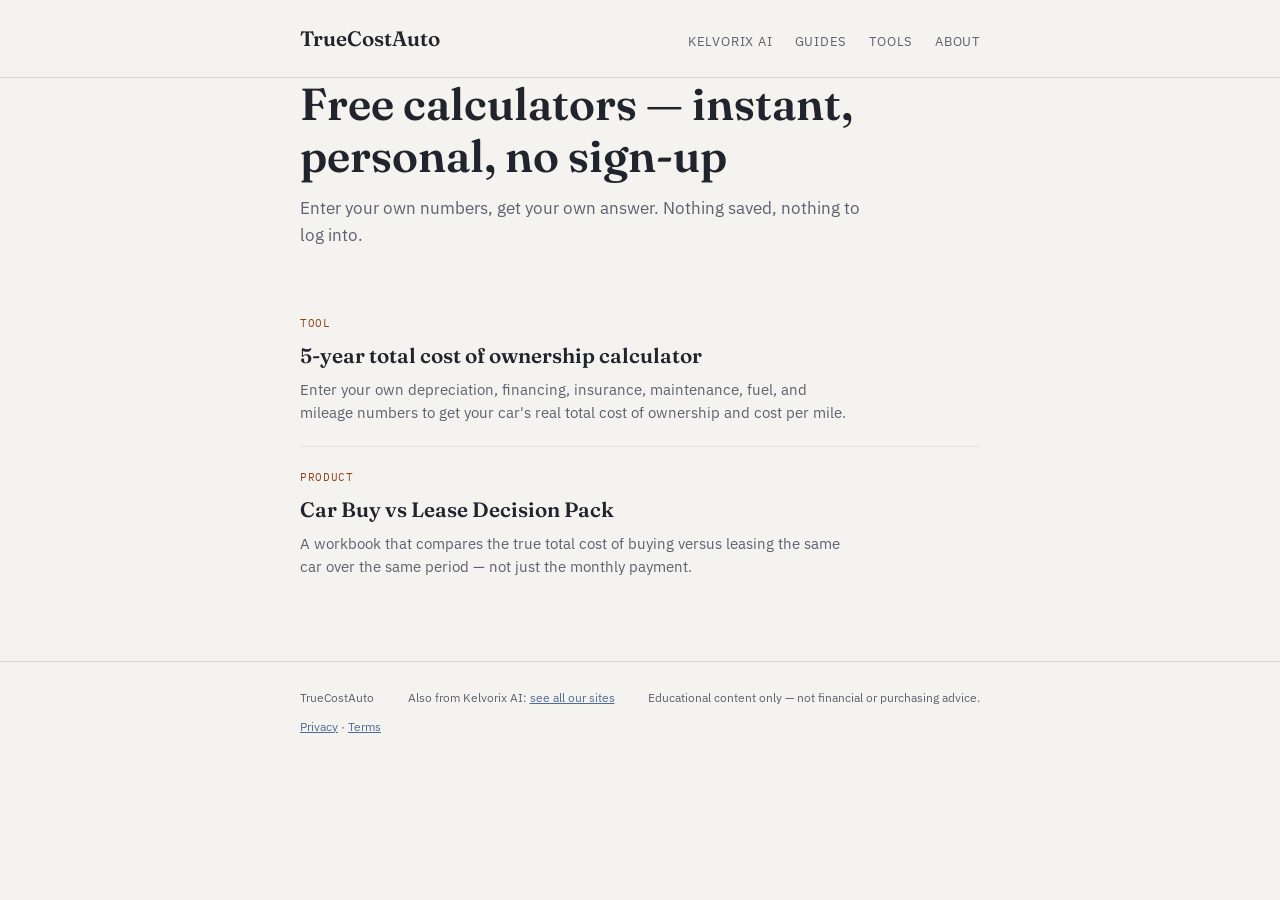
<file: tools/index.html>
<!doctype html>
<html lang="en">
<head>
<script async src="https://pagead2.googlesyndication.com/pagead/js/adsbygoogle.js?client=ca-pub-6051499531677717" crossorigin="anonymous"></script>
<meta charset="utf-8">
<meta name="viewport" content="width=device-width, initial-scale=1">
<title>Free Car Cost Calculators & Tools | TrueCostAuto</title>
<meta name="description" content="Free calculators for car ownership costs — total cost of ownership, instant, personal, no sign-up.">
<link rel="canonical" href="https://kelvorixai.github.io/truecostauto/tools/">
<link rel="preconnect" href="https://fonts.googleapis.com">
<link rel="preconnect" href="https://fonts.gstatic.com" crossorigin>
<link href="https://fonts.googleapis.com/css2?family=Fraunces:opsz,wght@9..144,500;9..144,600&family=IBM+Plex+Sans:wght@400;500;600&family=IBM+Plex+Mono:wght@400;500&display=swap" rel="stylesheet">
<link rel="stylesheet" href="../style.css">
</head>
<body>

<header class="site">
  <div class="wrap">
    <a class="brand" href="../index.html">TrueCostAuto</a>
    <nav class="site">
      <a href="https://kelvorixai.github.io/">Kelvorix AI</a>
      <a href="../index.html">Guides</a>
      <a href="index.html">Tools</a>
      <a href="../about.html">About</a>
    </nav>
  </div>
</header>

<main class="wrap">
  <div class="hero">
    <h1>Free calculators — instant, personal, no sign-up</h1>
    <p>Enter your own numbers, get your own answer. Nothing saved, nothing to log into.</p>
  </div>

  <div class="post-list">
    <div class="post-card">
      <span class="tag">Tool</span>
      <a class="title" href="5-year-total-cost-of-ownership-calculator.html">5-year total cost of ownership calculator</a>
      <p>Enter your own depreciation, financing, insurance, maintenance, fuel, and mileage numbers to get your car's real total cost of ownership and cost per mile.</p>
    </div>
    <div class="post-card">
      <span class="tag">Product</span>
      <a class="title" href="car-buy-vs-lease-decision-pack.html">Car Buy vs Lease Decision Pack</a>
      <p>A workbook that compares the true total cost of buying versus leasing the same car over the same period — not just the monthly payment.</p>
    </div>
  </div>
</main>

<footer class="site">
  <div class="wrap">
    <span>TrueCostAuto</span>
    <span>Also from Kelvorix AI: <a href="https://kelvorixai.github.io/">see all our sites</a></span>
    <span>Educational content only — not financial or purchasing advice.</span>
    <span><a href="../privacy.html">Privacy</a> · <a href="../terms.html">Terms</a></span>
  </div>
</footer>

</body>
</html>
</file>
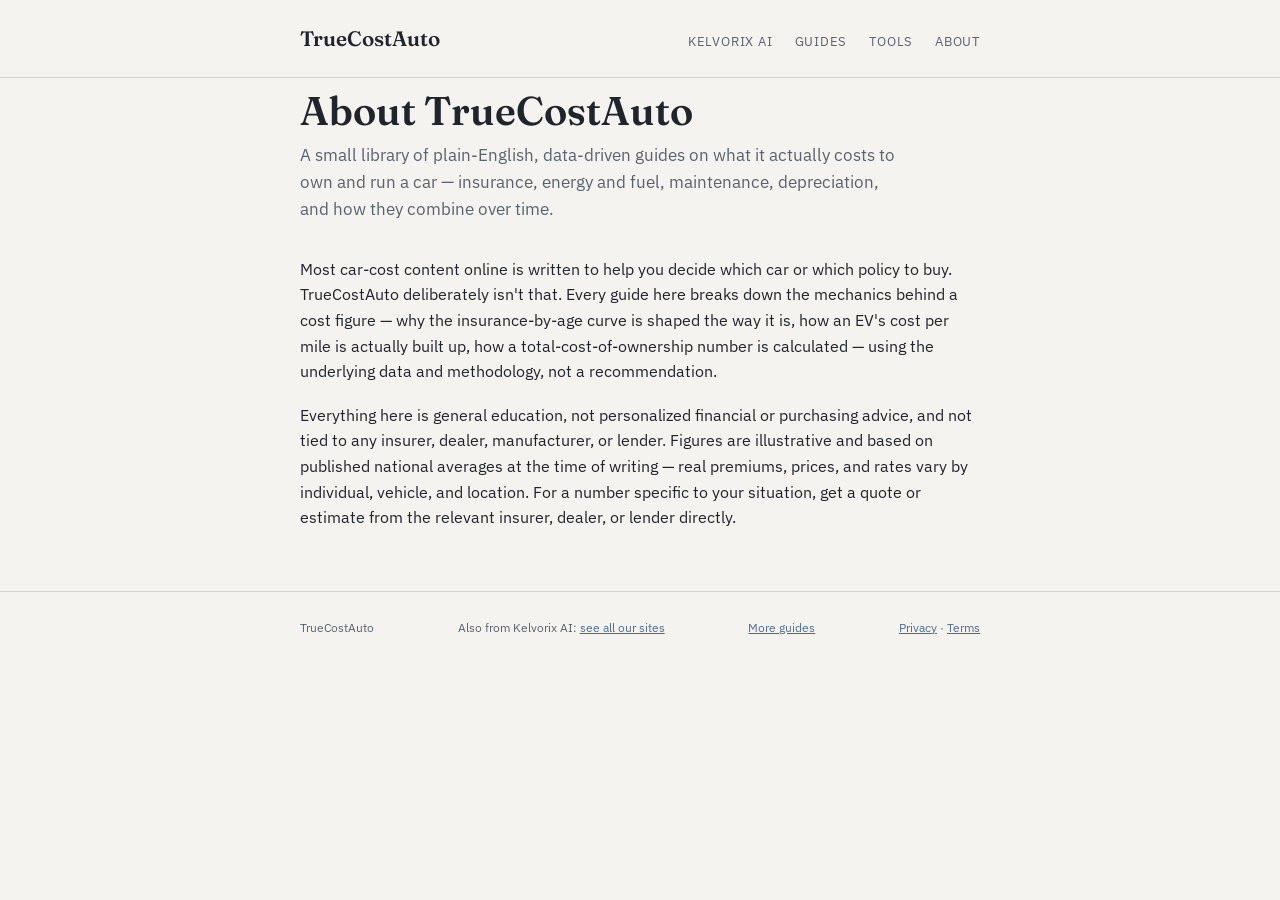
<file: about.html>
<!doctype html>
<html lang="en">
<head>
<!-- Auto Ads placeholder — replace ca-pub-0000000000000000 with the real AdSense publisher ID once the account exists -->
<script async src="https://pagead2.googlesyndication.com/pagead/js/adsbygoogle.js?client=ca-pub-6051499531677717" crossorigin="anonymous"></script>
<meta charset="utf-8">
<meta name="viewport" content="width=device-width, initial-scale=1">
<title>About | TrueCostAuto</title>
<meta name="description" content="What TrueCostAuto is and isn't — plain-English, data-driven breakdowns of what owning and running a car actually costs. No recommendations, no affiliation.">
<link rel="canonical" href="https://kelvorixai.github.io/truecostauto/about.html">
<link rel="preconnect" href="https://fonts.googleapis.com">
<link rel="preconnect" href="https://fonts.gstatic.com" crossorigin>
<link href="https://fonts.googleapis.com/css2?family=Fraunces:opsz,wght@9..144,500;9..144,600&family=IBM+Plex+Sans:wght@400;500;600&family=IBM+Plex+Mono:wght@400;500&display=swap" rel="stylesheet">
<link rel="stylesheet" href="style.css">
</head>
<body>

<header class="site">
  <div class="wrap">
    <a class="brand" href="index.html">TrueCostAuto</a>
    <nav class="site">
      <a href="https://kelvorixai.github.io/">Kelvorix AI</a>
      <a href="index.html">Guides</a>
      <a href="tools/index.html">Tools</a>
      <a href="about.html">About</a>
    </nav>
  </div>
</header>

<main class="wrap">
  <article class="post">
    <header class="meta">
      <h1>About TrueCostAuto</h1>
      <p class="dek">A small library of plain-English, data-driven guides on what it actually costs to own and run a car — insurance, energy and fuel, maintenance, depreciation, and how they combine over time.</p>
    </header>
    <div class="content">
      <p>Most car-cost content online is written to help you decide which car or which policy to buy. TrueCostAuto deliberately isn't that. Every guide here breaks down the mechanics behind a cost figure — why the insurance-by-age curve is shaped the way it is, how an EV's cost per mile is actually built up, how a total-cost-of-ownership number is calculated — using the underlying data and methodology, not a recommendation.</p>
      <p>Everything here is general education, not personalized financial or purchasing advice, and not tied to any insurer, dealer, manufacturer, or lender. Figures are illustrative and based on published national averages at the time of writing — real premiums, prices, and rates vary by individual, vehicle, and location. For a number specific to your situation, get a quote or estimate from the relevant insurer, dealer, or lender directly.</p>
    </div>
  </article>
</main>

<footer class="site">
  <div class="wrap">
    <span>TrueCostAuto</span>
    <span>Also from Kelvorix AI: <a href="https://kelvorixai.github.io/">see all our sites</a></span>
    <span><a href="index.html">More guides</a></span>
    <span><a href="privacy.html">Privacy</a> · <a href="terms.html">Terms</a></span>
  </div>
</footer>

</body>
</html>
</file>
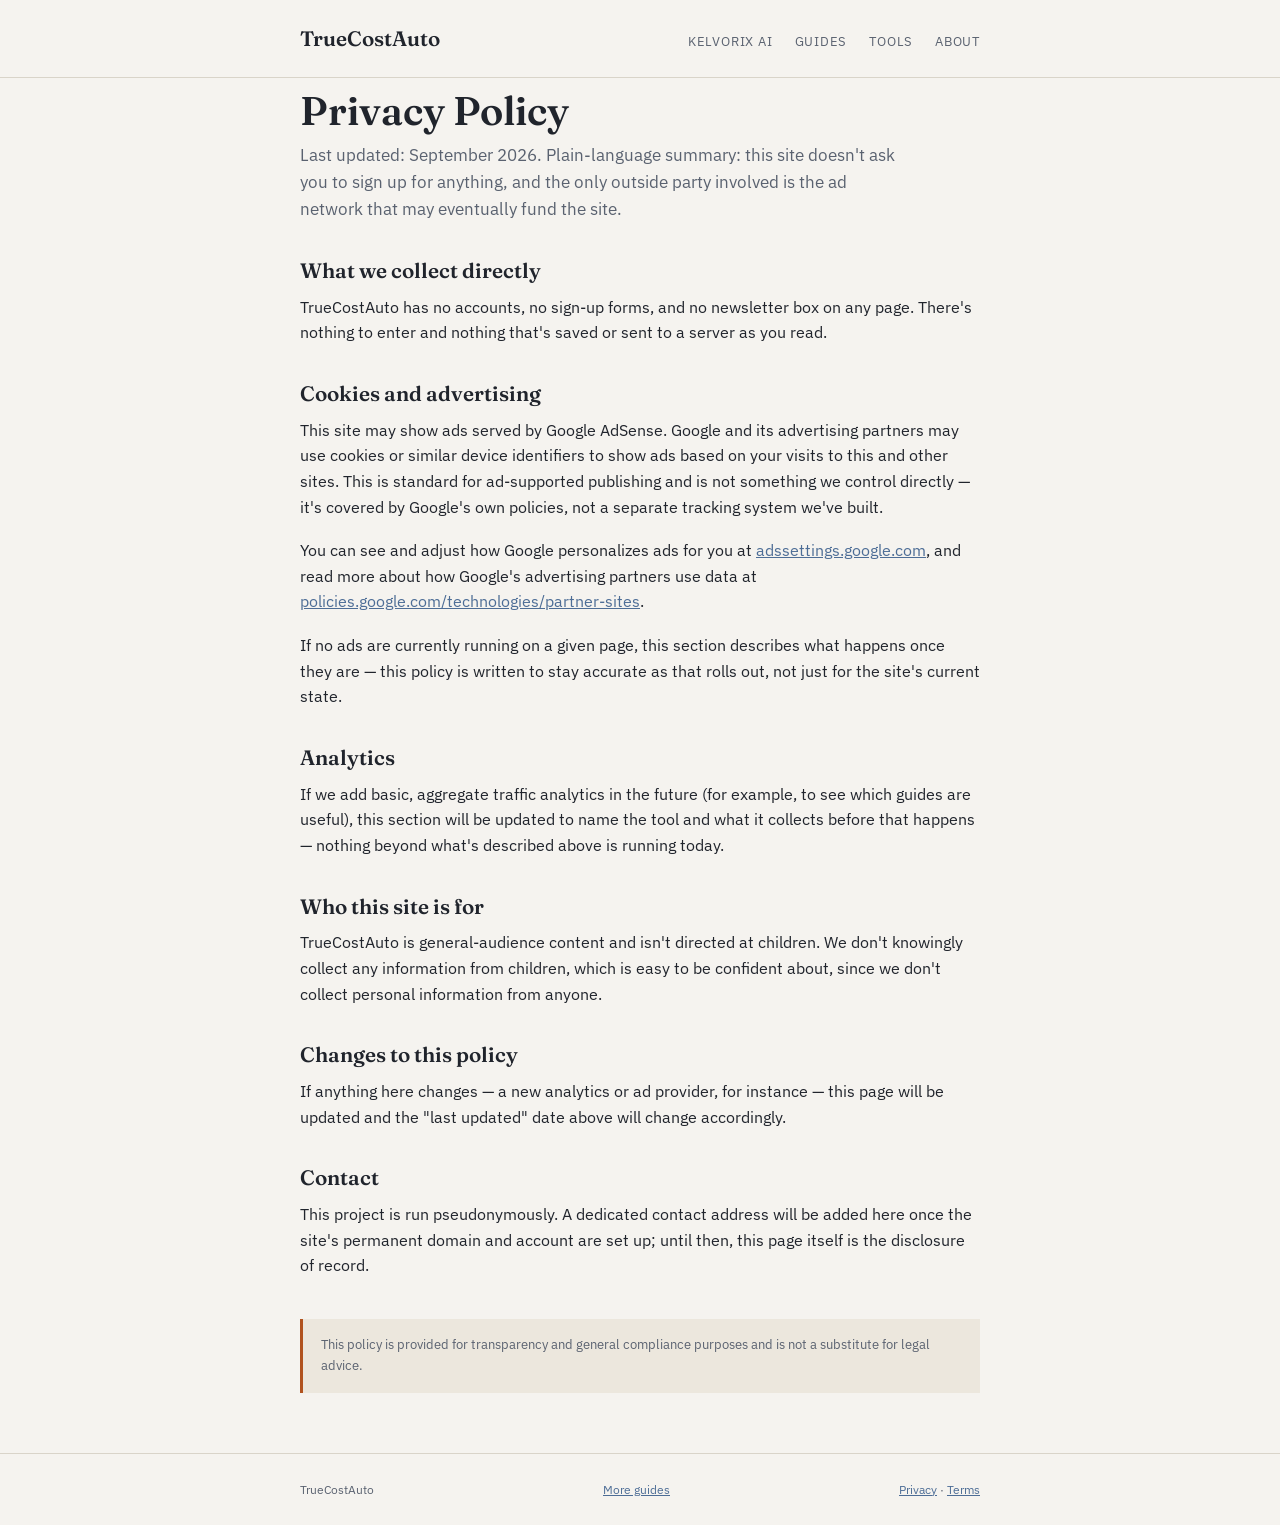
<file: privacy.html>
<!doctype html>
<html lang="en">
<head>
<!-- Auto Ads placeholder — replace ca-pub-0000000000000000 with the real AdSense publisher ID once the account exists -->
<script async src="https://pagead2.googlesyndication.com/pagead/js/adsbygoogle.js?client=ca-pub-6051499531677717" crossorigin="anonymous"></script>
<meta charset="utf-8">
<meta name="viewport" content="width=device-width, initial-scale=1">
<title>Privacy Policy | TrueCostAuto</title>
<meta name="description" content="What TrueCostAuto does and doesn't do with your data — no accounts, no sign-ups. How third-party ads use cookies, and how to opt out.">
<link rel="canonical" href="https://kelvorixai.github.io/truecostauto/privacy.html">
<link rel="preconnect" href="https://fonts.googleapis.com">
<link rel="preconnect" href="https://fonts.gstatic.com" crossorigin>
<link href="https://fonts.googleapis.com/css2?family=Fraunces:opsz,wght@9..144,500;9..144,600&family=IBM+Plex+Sans:wght@400;500;600&family=IBM+Plex+Mono:wght@400;500&display=swap" rel="stylesheet">
<link rel="stylesheet" href="style.css">
</head>
<body>

<header class="site">
  <div class="wrap">
    <a class="brand" href="index.html">TrueCostAuto</a>
    <nav class="site">
      <a href="https://kelvorixai.github.io/">Kelvorix AI</a>
      <a href="index.html">Guides</a>
      <a href="tools/index.html">Tools</a>
      <a href="about.html">About</a>
    </nav>
  </div>
</header>

<main class="wrap">
  <article class="post">
    <header class="meta">
      <h1>Privacy Policy</h1>
      <p class="dek">Last updated: September 2026. Plain-language summary: this site doesn't ask you to sign up for anything, and the only outside party involved is the ad network that may eventually fund the site.</p>
    </header>
    <div class="content">
      <h2>What we collect directly</h2>
      <p>TrueCostAuto has no accounts, no sign-up forms, and no newsletter box on any page. There's nothing to enter and nothing that's saved or sent to a server as you read.</p>

      <h2>Cookies and advertising</h2>
      <p>This site may show ads served by Google AdSense. Google and its advertising partners may use cookies or similar device identifiers to show ads based on your visits to this and other sites. This is standard for ad-supported publishing and is not something we control directly — it's covered by Google's own policies, not a separate tracking system we've built.</p>
      <p>You can see and adjust how Google personalizes ads for you at <a href="https://adssettings.google.com" target="_blank" rel="noopener">adssettings.google.com</a>, and read more about how Google's advertising partners use data at <a href="https://policies.google.com/technologies/partner-sites" target="_blank" rel="noopener">policies.google.com/technologies/partner-sites</a>.</p>
      <p>If no ads are currently running on a given page, this section describes what happens once they are — this policy is written to stay accurate as that rolls out, not just for the site's current state.</p>

      <h2>Analytics</h2>
      <p>If we add basic, aggregate traffic analytics in the future (for example, to see which guides are useful), this section will be updated to name the tool and what it collects before that happens — nothing beyond what's described above is running today.</p>

      <h2>Who this site is for</h2>
      <p>TrueCostAuto is general-audience content and isn't directed at children. We don't knowingly collect any information from children, which is easy to be confident about, since we don't collect personal information from anyone.</p>

      <h2>Changes to this policy</h2>
      <p>If anything here changes — a new analytics or ad provider, for instance — this page will be updated and the "last updated" date above will change accordingly.</p>

      <h2>Contact</h2>
      <p>This project is run pseudonymously. A dedicated contact address will be added here once the site's permanent domain and account are set up; until then, this page itself is the disclosure of record.</p>

      <div class="disclaimer">This policy is provided for transparency and general compliance purposes and is not a substitute for legal advice.</div>
    </div>
  </article>
</main>

<footer class="site">
  <div class="wrap">
    <span>TrueCostAuto</span>
    <span><a href="index.html">More guides</a></span>
    <span><a href="privacy.html">Privacy</a> · <a href="terms.html">Terms</a></span>
  </div>
</footer>

</body>
</html>
</file>
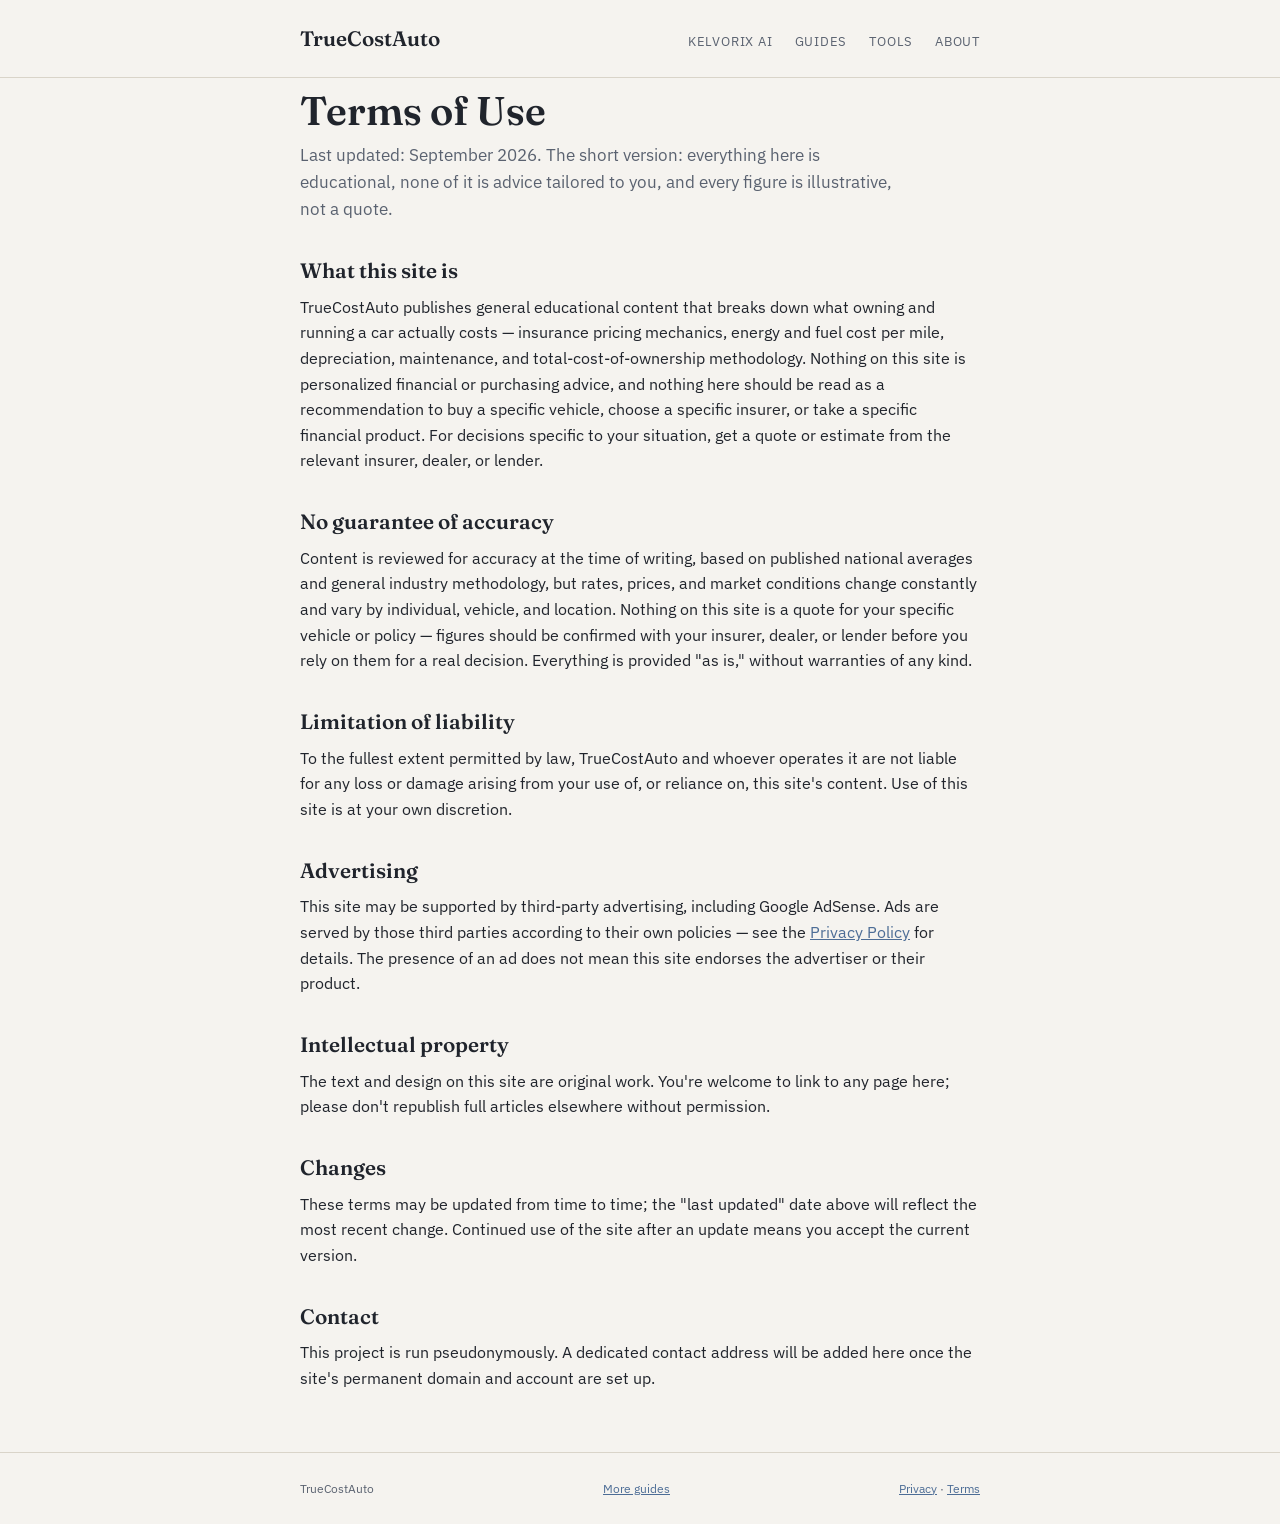
<file: terms.html>
<!doctype html>
<html lang="en">
<head>
<!-- Auto Ads placeholder — replace ca-pub-0000000000000000 with the real AdSense publisher ID once the account exists -->
<script async src="https://pagead2.googlesyndication.com/pagead/js/adsbygoogle.js?client=ca-pub-6051499531677717" crossorigin="anonymous"></script>
<meta charset="utf-8">
<meta name="viewport" content="width=device-width, initial-scale=1">
<title>Terms of Use | TrueCostAuto</title>
<meta name="description" content="Terms of use for TrueCostAuto — educational, data-driven content about the cost of owning and running a car. Not financial or purchasing advice.">
<link rel="canonical" href="https://kelvorixai.github.io/truecostauto/terms.html">
<link rel="preconnect" href="https://fonts.googleapis.com">
<link rel="preconnect" href="https://fonts.gstatic.com" crossorigin>
<link href="https://fonts.googleapis.com/css2?family=Fraunces:opsz,wght@9..144,500;9..144,600&family=IBM+Plex+Sans:wght@400;500;600&family=IBM+Plex+Mono:wght@400;500&display=swap" rel="stylesheet">
<link rel="stylesheet" href="style.css">
</head>
<body>

<header class="site">
  <div class="wrap">
    <a class="brand" href="index.html">TrueCostAuto</a>
    <nav class="site">
      <a href="https://kelvorixai.github.io/">Kelvorix AI</a>
      <a href="index.html">Guides</a>
      <a href="tools/index.html">Tools</a>
      <a href="about.html">About</a>
    </nav>
  </div>
</header>

<main class="wrap">
  <article class="post">
    <header class="meta">
      <h1>Terms of Use</h1>
      <p class="dek">Last updated: September 2026. The short version: everything here is educational, none of it is advice tailored to you, and every figure is illustrative, not a quote.</p>
    </header>
    <div class="content">
      <h2>What this site is</h2>
      <p>TrueCostAuto publishes general educational content that breaks down what owning and running a car actually costs — insurance pricing mechanics, energy and fuel cost per mile, depreciation, maintenance, and total-cost-of-ownership methodology. Nothing on this site is personalized financial or purchasing advice, and nothing here should be read as a recommendation to buy a specific vehicle, choose a specific insurer, or take a specific financial product. For decisions specific to your situation, get a quote or estimate from the relevant insurer, dealer, or lender.</p>

      <h2>No guarantee of accuracy</h2>
      <p>Content is reviewed for accuracy at the time of writing, based on published national averages and general industry methodology, but rates, prices, and market conditions change constantly and vary by individual, vehicle, and location. Nothing on this site is a quote for your specific vehicle or policy — figures should be confirmed with your insurer, dealer, or lender before you rely on them for a real decision. Everything is provided "as is," without warranties of any kind.</p>

      <h2>Limitation of liability</h2>
      <p>To the fullest extent permitted by law, TrueCostAuto and whoever operates it are not liable for any loss or damage arising from your use of, or reliance on, this site's content. Use of this site is at your own discretion.</p>

      <h2>Advertising</h2>
      <p>This site may be supported by third-party advertising, including Google AdSense. Ads are served by those third parties according to their own policies — see the <a href="privacy.html">Privacy Policy</a> for details. The presence of an ad does not mean this site endorses the advertiser or their product.</p>

      <h2>Intellectual property</h2>
      <p>The text and design on this site are original work. You're welcome to link to any page here; please don't republish full articles elsewhere without permission.</p>

      <h2>Changes</h2>
      <p>These terms may be updated from time to time; the "last updated" date above will reflect the most recent change. Continued use of the site after an update means you accept the current version.</p>

      <h2>Contact</h2>
      <p>This project is run pseudonymously. A dedicated contact address will be added here once the site's permanent domain and account are set up.</p>
    </div>
  </article>
</main>

<footer class="site">
  <div class="wrap">
    <span>TrueCostAuto</span>
    <span><a href="index.html">More guides</a></span>
    <span><a href="privacy.html">Privacy</a> · <a href="terms.html">Terms</a></span>
  </div>
</footer>

</body>
</html>
</file>
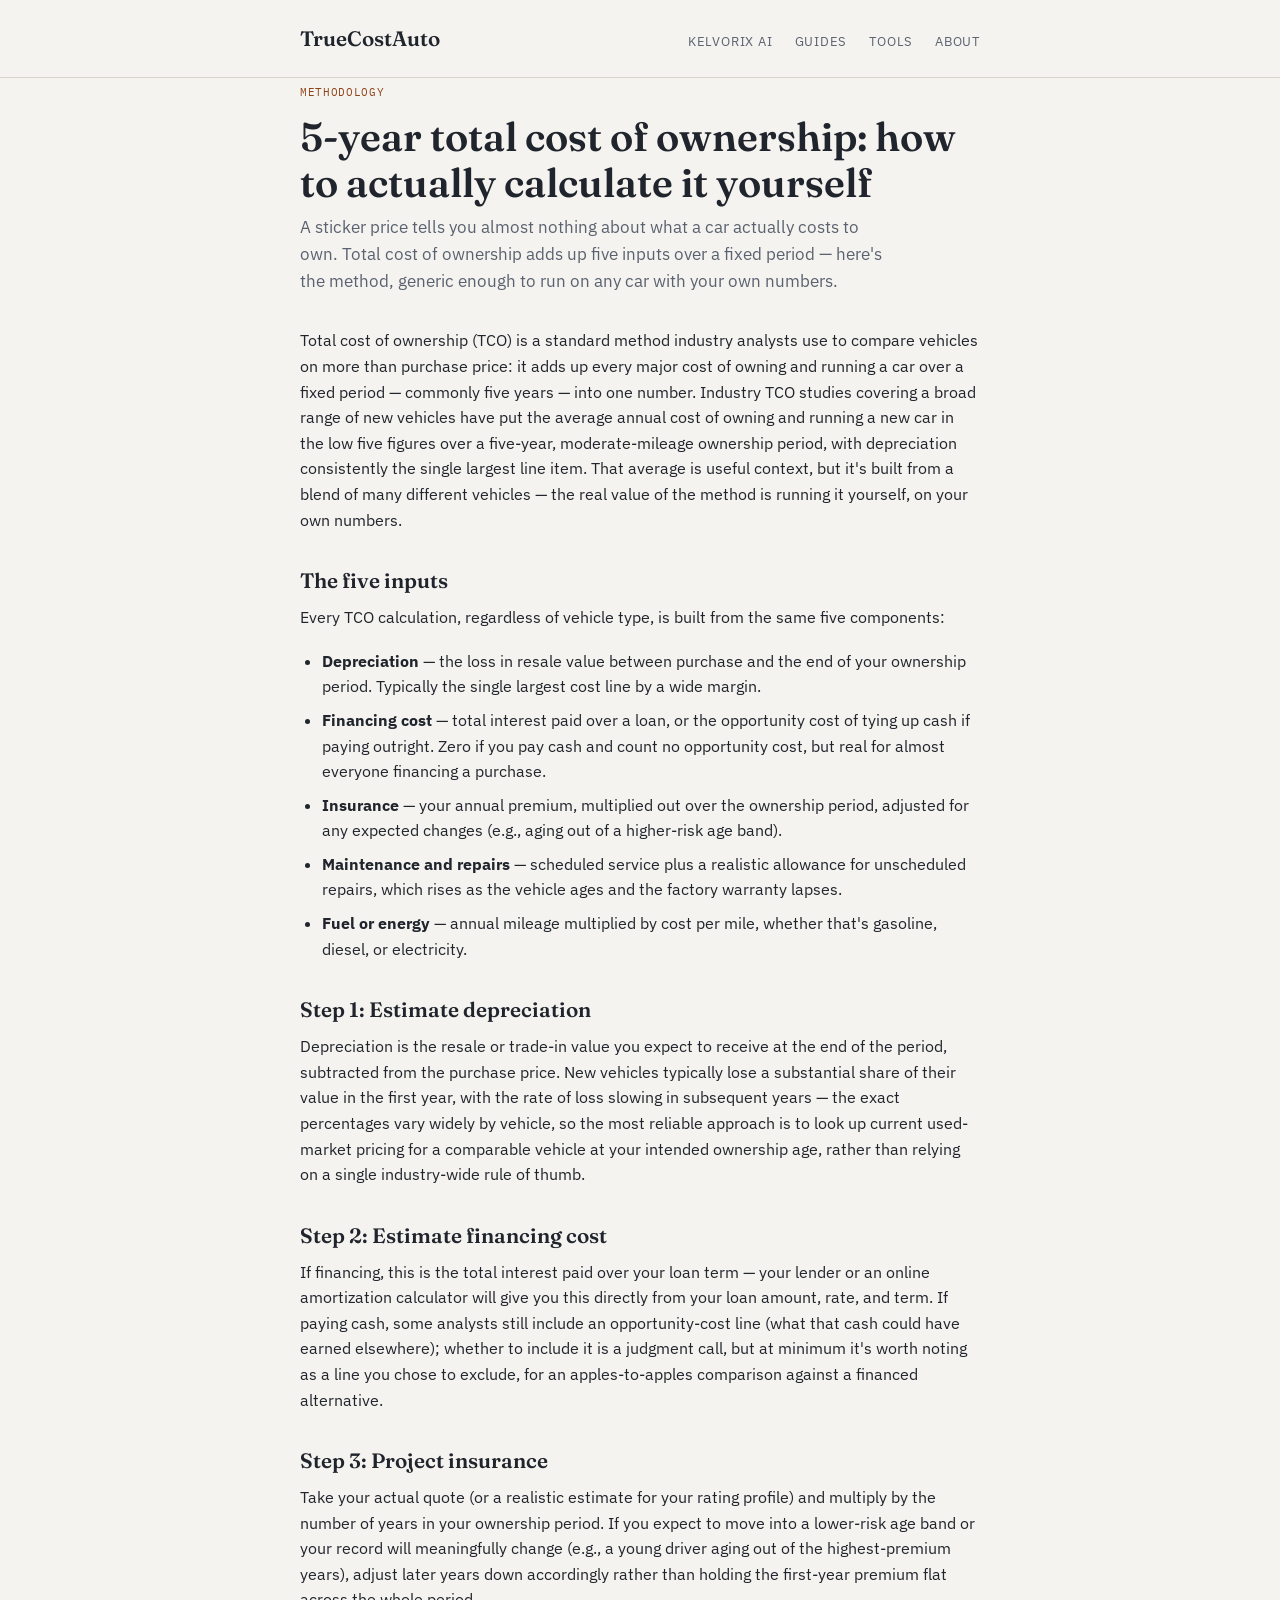
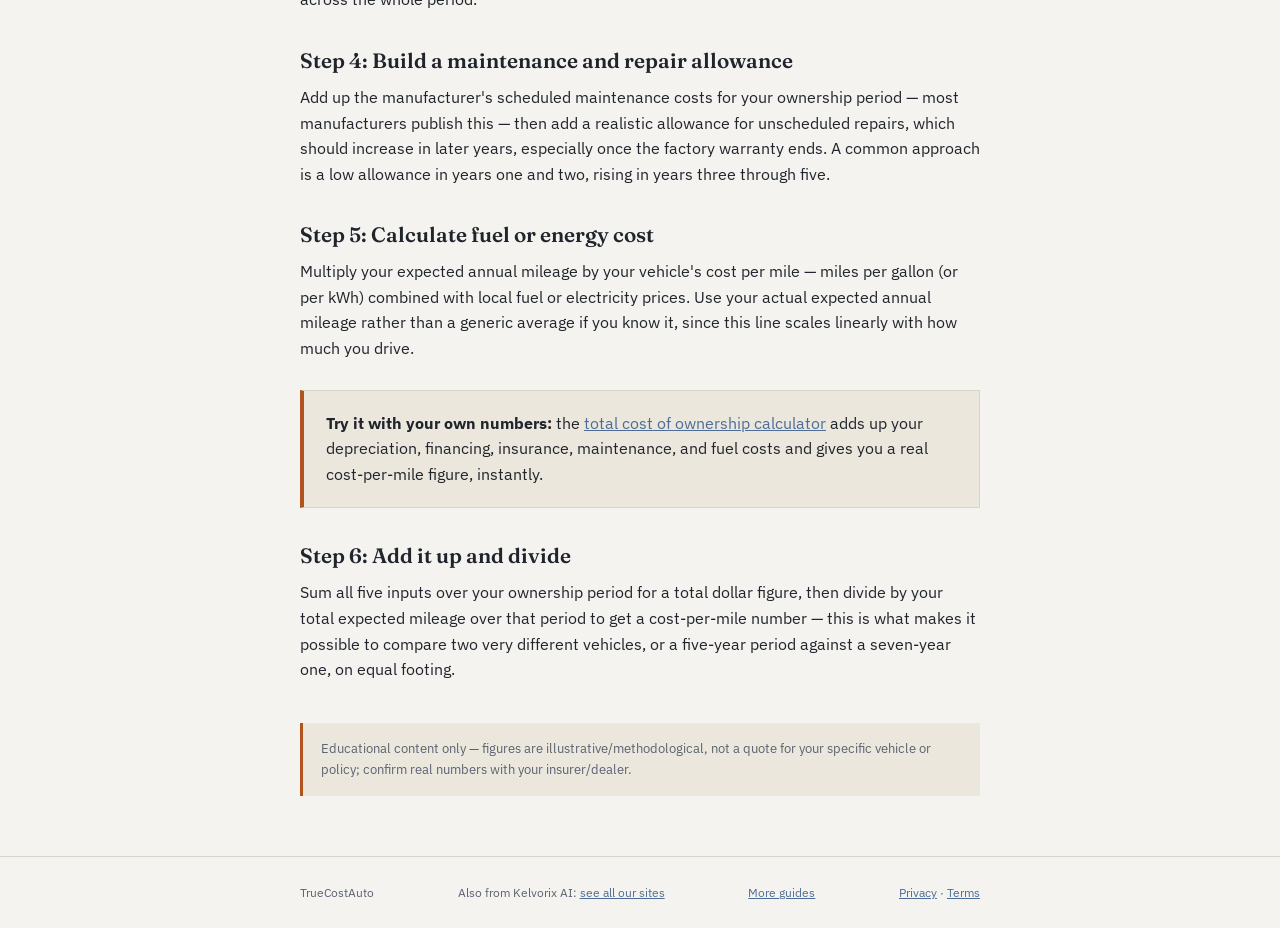
<file: articles/5-year-total-cost-of-ownership.html>
<!doctype html>
<html lang="en">
<head>
<!-- Auto Ads placeholder — replace ca-pub-0000000000000000 with the real AdSense publisher ID once the account exists -->
<script async src="https://pagead2.googlesyndication.com/pagead/js/adsbygoogle.js?client=ca-pub-6051499531677717" crossorigin="anonymous"></script>
<meta charset="utf-8">
<meta name="viewport" content="width=device-width, initial-scale=1">
<title>5-Year Total Cost of Ownership: How to Actually Calculate It Yourself | TrueCostAuto</title>
<meta name="description" content="The five inputs that make up a car's total cost of ownership — depreciation, insurance, maintenance, fuel, and financing — and a generic method to calculate your own.">
<link rel="canonical" href="https://kelvorixai.github.io/truecostauto/articles/5-year-total-cost-of-ownership.html">
<meta property="og:title" content="5-Year Total Cost of Ownership: How to Actually Calculate It Yourself">
<meta property="og:description" content="A generic TCO methodology you can run on any car, using your own numbers.">
<meta property="og:type" content="article">
<meta property="og:url" content="https://kelvorixai.github.io/truecostauto/articles/5-year-total-cost-of-ownership.html">
<link rel="preconnect" href="https://fonts.googleapis.com">
<link rel="preconnect" href="https://fonts.gstatic.com" crossorigin>
<link href="https://fonts.googleapis.com/css2?family=Fraunces:opsz,wght@9..144,500;9..144,600&family=IBM+Plex+Sans:wght@400;500;600&family=IBM+Plex+Mono:wght@400;500&display=swap" rel="stylesheet">
<link rel="stylesheet" href="../style.css">
</head>
<body>

<header class="site">
  <div class="wrap">
    <a class="brand" href="../index.html">TrueCostAuto</a>
    <nav class="site">
      <a href="https://kelvorixai.github.io/">Kelvorix AI</a>
      <a href="../index.html">Guides</a>
      <a href="../tools/index.html">Tools</a>
      <a href="../about.html">About</a>
    </nav>
  </div>
</header>

<main class="wrap">
  <article class="post">
    <header class="meta">
      <span class="tag">Methodology</span>
      <h1>5-year total cost of ownership: how to actually calculate it yourself</h1>
      <p class="dek">A sticker price tells you almost nothing about what a car actually costs to own. Total cost of ownership adds up five inputs over a fixed period — here's the method, generic enough to run on any car with your own numbers.</p>
    </header>

    <div class="content">
      <p>Total cost of ownership (TCO) is a standard method industry analysts use to compare vehicles on more than purchase price: it adds up every major cost of owning and running a car over a fixed period — commonly five years — into one number. Industry TCO studies covering a broad range of new vehicles have put the average annual cost of owning and running a new car in the low five figures over a five-year, moderate-mileage ownership period, with depreciation consistently the single largest line item. That average is useful context, but it's built from a blend of many different vehicles — the real value of the method is running it yourself, on your own numbers.</p>

      <h2>The five inputs</h2>
      <p>Every TCO calculation, regardless of vehicle type, is built from the same five components:</p>
      <ul>
        <li><strong>Depreciation</strong> — the loss in resale value between purchase and the end of your ownership period. Typically the single largest cost line by a wide margin.</li>
        <li><strong>Financing cost</strong> — total interest paid over a loan, or the opportunity cost of tying up cash if paying outright. Zero if you pay cash and count no opportunity cost, but real for almost everyone financing a purchase.</li>
        <li><strong>Insurance</strong> — your annual premium, multiplied out over the ownership period, adjusted for any expected changes (e.g., aging out of a higher-risk age band).</li>
        <li><strong>Maintenance and repairs</strong> — scheduled service plus a realistic allowance for unscheduled repairs, which rises as the vehicle ages and the factory warranty lapses.</li>
        <li><strong>Fuel or energy</strong> — annual mileage multiplied by cost per mile, whether that's gasoline, diesel, or electricity.</li>
      </ul>

      <h2>Step 1: Estimate depreciation</h2>
      <p>Depreciation is the resale or trade-in value you expect to receive at the end of the period, subtracted from the purchase price. New vehicles typically lose a substantial share of their value in the first year, with the rate of loss slowing in subsequent years — the exact percentages vary widely by vehicle, so the most reliable approach is to look up current used-market pricing for a comparable vehicle at your intended ownership age, rather than relying on a single industry-wide rule of thumb.</p>

      <h2>Step 2: Estimate financing cost</h2>
      <p>If financing, this is the total interest paid over your loan term — your lender or an online amortization calculator will give you this directly from your loan amount, rate, and term. If paying cash, some analysts still include an opportunity-cost line (what that cash could have earned elsewhere); whether to include it is a judgment call, but at minimum it's worth noting as a line you chose to exclude, for an apples-to-apples comparison against a financed alternative.</p>

      <h2>Step 3: Project insurance</h2>
      <p>Take your actual quote (or a realistic estimate for your rating profile) and multiply by the number of years in your ownership period. If you expect to move into a lower-risk age band or your record will meaningfully change (e.g., a young driver aging out of the highest-premium years), adjust later years down accordingly rather than holding the first-year premium flat across the whole period.</p>

      <h2>Step 4: Build a maintenance and repair allowance</h2>
      <p>Add up the manufacturer's scheduled maintenance costs for your ownership period — most manufacturers publish this — then add a realistic allowance for unscheduled repairs, which should increase in later years, especially once the factory warranty ends. A common approach is a low allowance in years one and two, rising in years three through five.</p>

      <h2>Step 5: Calculate fuel or energy cost</h2>
      <p>Multiply your expected annual mileage by your vehicle's cost per mile — miles per gallon (or per kWh) combined with local fuel or electricity prices. Use your actual expected annual mileage rather than a generic average if you know it, since this line scales linearly with how much you drive.</p>

      <div style="margin:28px 0; padding:20px 22px; border:1px solid var(--line); border-left:4px solid var(--rust); background:var(--paper-raised);"><strong>Try it with your own numbers:</strong> the <a href="../tools/5-year-total-cost-of-ownership-calculator.html">total cost of ownership calculator</a> adds up your depreciation, financing, insurance, maintenance, and fuel costs and gives you a real cost-per-mile figure, instantly.</div>

      <h2>Step 6: Add it up and divide</h2>
      <p>Sum all five inputs over your ownership period for a total dollar figure, then divide by your total expected mileage over that period to get a cost-per-mile number — this is what makes it possible to compare two very different vehicles, or a five-year period against a seven-year one, on equal footing.</p>

      <div class="disclaimer">Educational content only — figures are illustrative/methodological, not a quote for your specific vehicle or policy; confirm real numbers with your insurer/dealer.</div>
    </div>
  </article>
</main>

<footer class="site">
  <div class="wrap">
    <span>TrueCostAuto</span>
    <span>Also from Kelvorix AI: <a href="https://kelvorixai.github.io/">see all our sites</a></span>
    <span><a href="../index.html">More guides</a></span>
    <span><a href="../privacy.html">Privacy</a> · <a href="../terms.html">Terms</a></span>
  </div>
</footer>

</body>
</html>
</file>
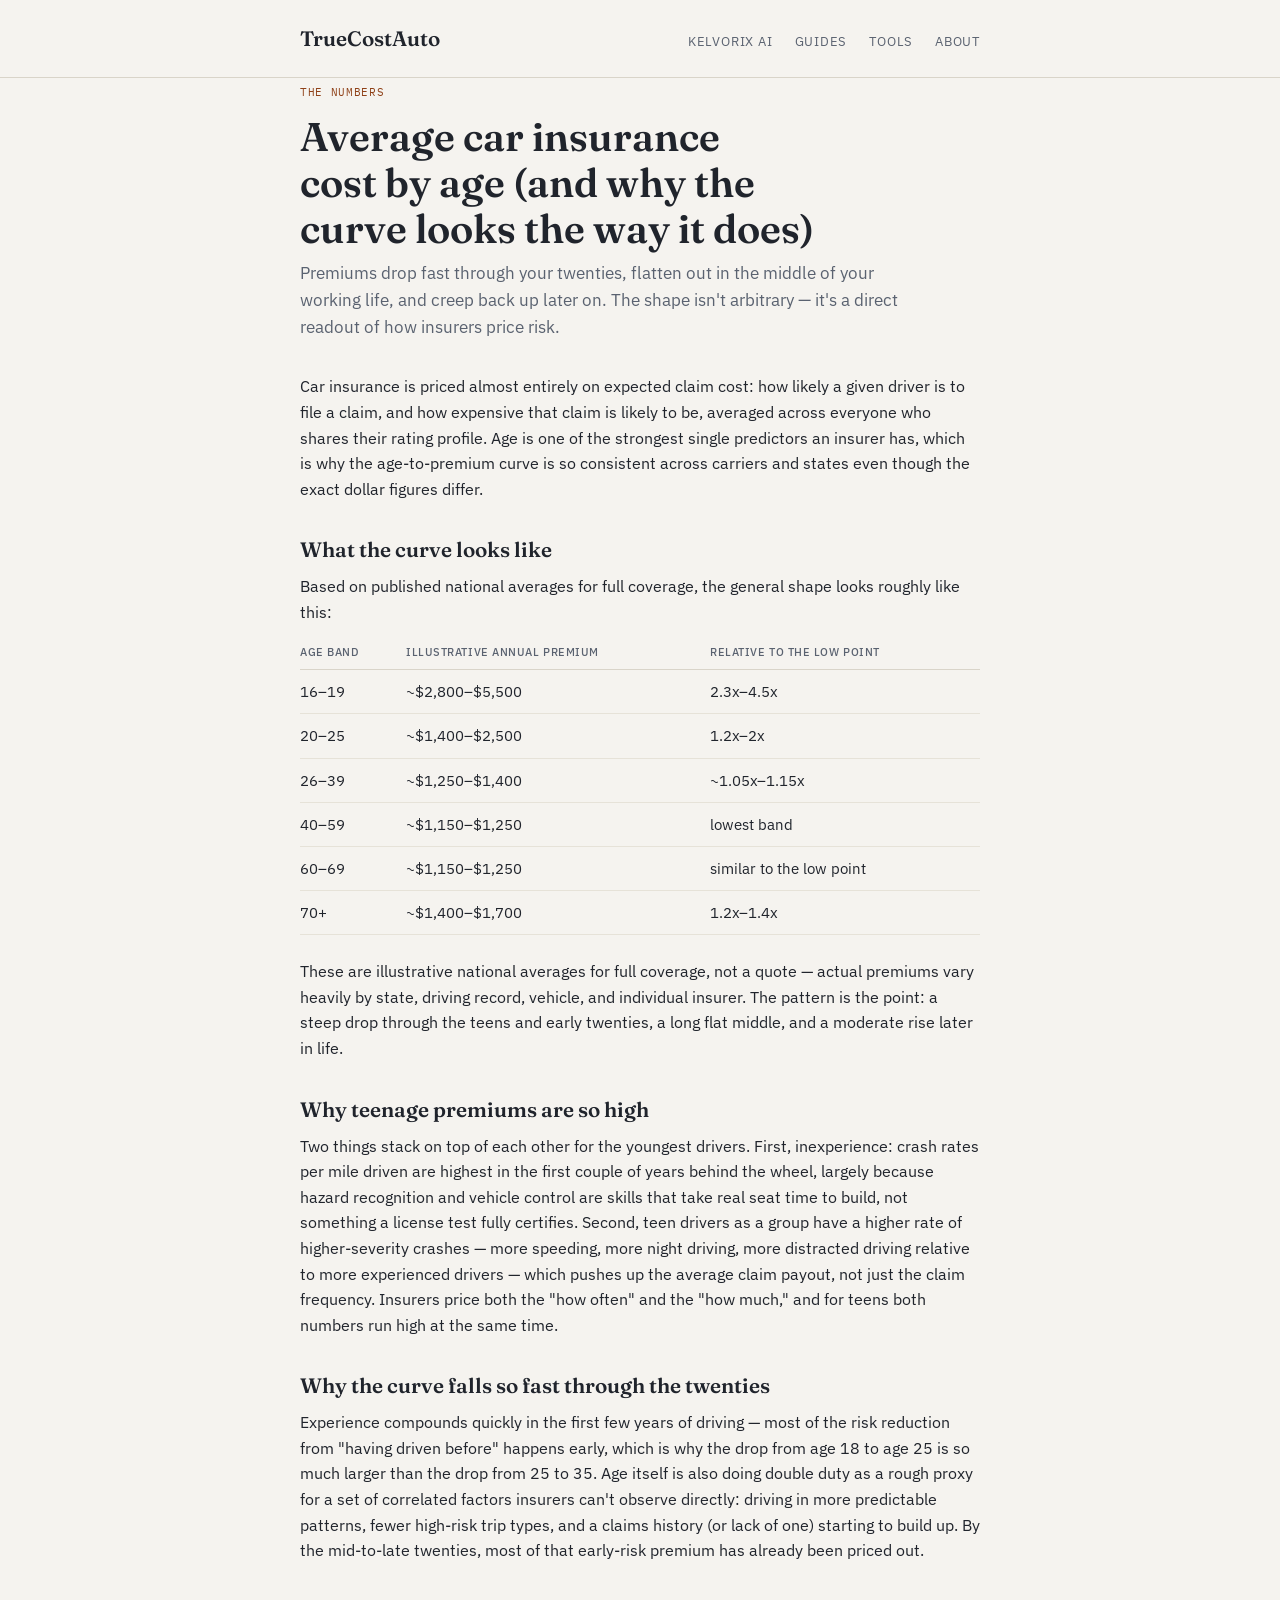
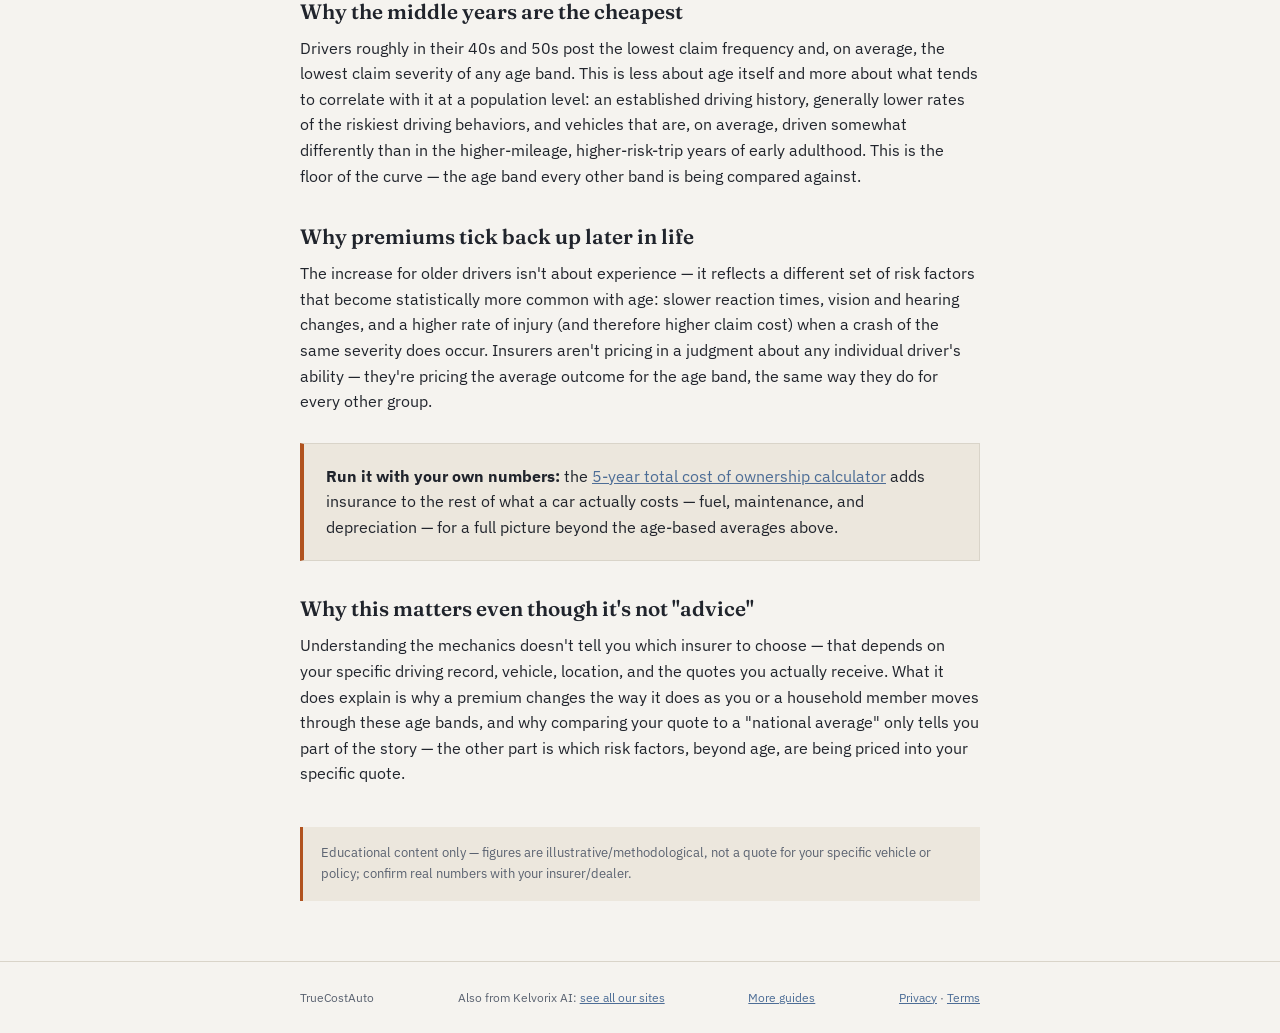
<file: articles/car-insurance-cost-by-age.html>
<!doctype html>
<html lang="en">
<head>
<!-- Auto Ads placeholder — replace ca-pub-0000000000000000 with the real AdSense publisher ID once the account exists -->
<script async src="https://pagead2.googlesyndication.com/pagead/js/adsbygoogle.js?client=ca-pub-6051499531677717" crossorigin="anonymous"></script>
<meta charset="utf-8">
<meta name="viewport" content="width=device-width, initial-scale=1">
<title>Average Car Insurance Cost by Age (and Why the Curve Looks the Way It Does) | TrueCostAuto</title>
<meta name="description" content="A data-driven look at how car insurance premiums change by age — the risk-pricing mechanics behind the teen spike, the mid-life low point, and the senior uptick.">
<link rel="canonical" href="https://kelvorixai.github.io/truecostauto/articles/car-insurance-cost-by-age.html">
<meta property="og:title" content="Average Car Insurance Cost by Age (and Why the Curve Looks the Way It Does)">
<meta property="og:description" content="The risk-pricing mechanics behind the age curve — not which insurer to pick.">
<meta property="og:type" content="article">
<meta property="og:url" content="https://kelvorixai.github.io/truecostauto/articles/car-insurance-cost-by-age.html">
<link rel="preconnect" href="https://fonts.googleapis.com">
<link rel="preconnect" href="https://fonts.gstatic.com" crossorigin>
<link href="https://fonts.googleapis.com/css2?family=Fraunces:opsz,wght@9..144,500;9..144,600&family=IBM+Plex+Sans:wght@400;500;600&family=IBM+Plex+Mono:wght@400;500&display=swap" rel="stylesheet">
<link rel="stylesheet" href="../style.css">
</head>
<body>

<header class="site">
  <div class="wrap">
    <a class="brand" href="../index.html">TrueCostAuto</a>
    <nav class="site">
      <a href="https://kelvorixai.github.io/">Kelvorix AI</a>
      <a href="../index.html">Guides</a>
      <a href="../tools/index.html">Tools</a>
      <a href="../about.html">About</a>
    </nav>
  </div>
</header>

<main class="wrap">
  <article class="post">
    <header class="meta">
      <span class="tag">The Numbers</span>
      <h1>Average car insurance cost by age (and why the curve looks the way it does)</h1>
      <p class="dek">Premiums drop fast through your twenties, flatten out in the middle of your working life, and creep back up later on. The shape isn't arbitrary — it's a direct readout of how insurers price risk.</p>
    </header>

    <div class="content">
      <p>Car insurance is priced almost entirely on expected claim cost: how likely a given driver is to file a claim, and how expensive that claim is likely to be, averaged across everyone who shares their rating profile. Age is one of the strongest single predictors an insurer has, which is why the age-to-premium curve is so consistent across carriers and states even though the exact dollar figures differ.</p>

      <h2>What the curve looks like</h2>
      <p>Based on published national averages for full coverage, the general shape looks roughly like this:</p>
      <table>
        <thead><tr><th>Age band</th><th>Illustrative annual premium</th><th>Relative to the low point</th></tr></thead>
        <tbody>
          <tr><td>16–19</td><td>~$2,800–$5,500</td><td>2.3x–4.5x</td></tr>
          <tr><td>20–25</td><td>~$1,400–$2,500</td><td>1.2x–2x</td></tr>
          <tr><td>26–39</td><td>~$1,250–$1,400</td><td>~1.05x–1.15x</td></tr>
          <tr><td>40–59</td><td>~$1,150–$1,250</td><td>lowest band</td></tr>
          <tr><td>60–69</td><td>~$1,150–$1,250</td><td>similar to the low point</td></tr>
          <tr><td>70+</td><td>~$1,400–$1,700</td><td>1.2x–1.4x</td></tr>
        </tbody>
      </table>
      <p>These are illustrative national averages for full coverage, not a quote — actual premiums vary heavily by state, driving record, vehicle, and individual insurer. The pattern is the point: a steep drop through the teens and early twenties, a long flat middle, and a moderate rise later in life.</p>

      <h2>Why teenage premiums are so high</h2>
      <p>Two things stack on top of each other for the youngest drivers. First, inexperience: crash rates per mile driven are highest in the first couple of years behind the wheel, largely because hazard recognition and vehicle control are skills that take real seat time to build, not something a license test fully certifies. Second, teen drivers as a group have a higher rate of higher-severity crashes — more speeding, more night driving, more distracted driving relative to more experienced drivers — which pushes up the average claim payout, not just the claim frequency. Insurers price both the "how often" and the "how much," and for teens both numbers run high at the same time.</p>

      <h2>Why the curve falls so fast through the twenties</h2>
      <p>Experience compounds quickly in the first few years of driving — most of the risk reduction from "having driven before" happens early, which is why the drop from age 18 to age 25 is so much larger than the drop from 25 to 35. Age itself is also doing double duty as a rough proxy for a set of correlated factors insurers can't observe directly: driving in more predictable patterns, fewer high-risk trip types, and a claims history (or lack of one) starting to build up. By the mid-to-late twenties, most of that early-risk premium has already been priced out.</p>

      <h2>Why the middle years are the cheapest</h2>
      <p>Drivers roughly in their 40s and 50s post the lowest claim frequency and, on average, the lowest claim severity of any age band. This is less about age itself and more about what tends to correlate with it at a population level: an established driving history, generally lower rates of the riskiest driving behaviors, and vehicles that are, on average, driven somewhat differently than in the higher-mileage, higher-risk-trip years of early adulthood. This is the floor of the curve — the age band every other band is being compared against.</p>

      <h2>Why premiums tick back up later in life</h2>
      <p>The increase for older drivers isn't about experience — it reflects a different set of risk factors that become statistically more common with age: slower reaction times, vision and hearing changes, and a higher rate of injury (and therefore higher claim cost) when a crash of the same severity does occur. Insurers aren't pricing in a judgment about any individual driver's ability — they're pricing the average outcome for the age band, the same way they do for every other group.</p>

      <div style="margin:28px 0; padding:20px 22px; border:1px solid var(--line); border-left:4px solid var(--rust); background:var(--paper-raised);"><strong>Run it with your own numbers:</strong> the <a href="../tools/5-year-total-cost-of-ownership-calculator.html">5-year total cost of ownership calculator</a> adds insurance to the rest of what a car actually costs — fuel, maintenance, and depreciation — for a full picture beyond the age-based averages above.</div>

      <h2>Why this matters even though it's not "advice"</h2>
      <p>Understanding the mechanics doesn't tell you which insurer to choose — that depends on your specific driving record, vehicle, location, and the quotes you actually receive. What it does explain is why a premium changes the way it does as you or a household member moves through these age bands, and why comparing your quote to a "national average" only tells you part of the story — the other part is which risk factors, beyond age, are being priced into your specific quote.</p>

      <div class="disclaimer">Educational content only — figures are illustrative/methodological, not a quote for your specific vehicle or policy; confirm real numbers with your insurer/dealer.</div>
    </div>
  </article>
</main>

<footer class="site">
  <div class="wrap">
    <span>TrueCostAuto</span>
    <span>Also from Kelvorix AI: <a href="https://kelvorixai.github.io/">see all our sites</a></span>
    <span><a href="../index.html">More guides</a></span>
    <span><a href="../privacy.html">Privacy</a> · <a href="../terms.html">Terms</a></span>
  </div>
</footer>

</body>
</html>
</file>
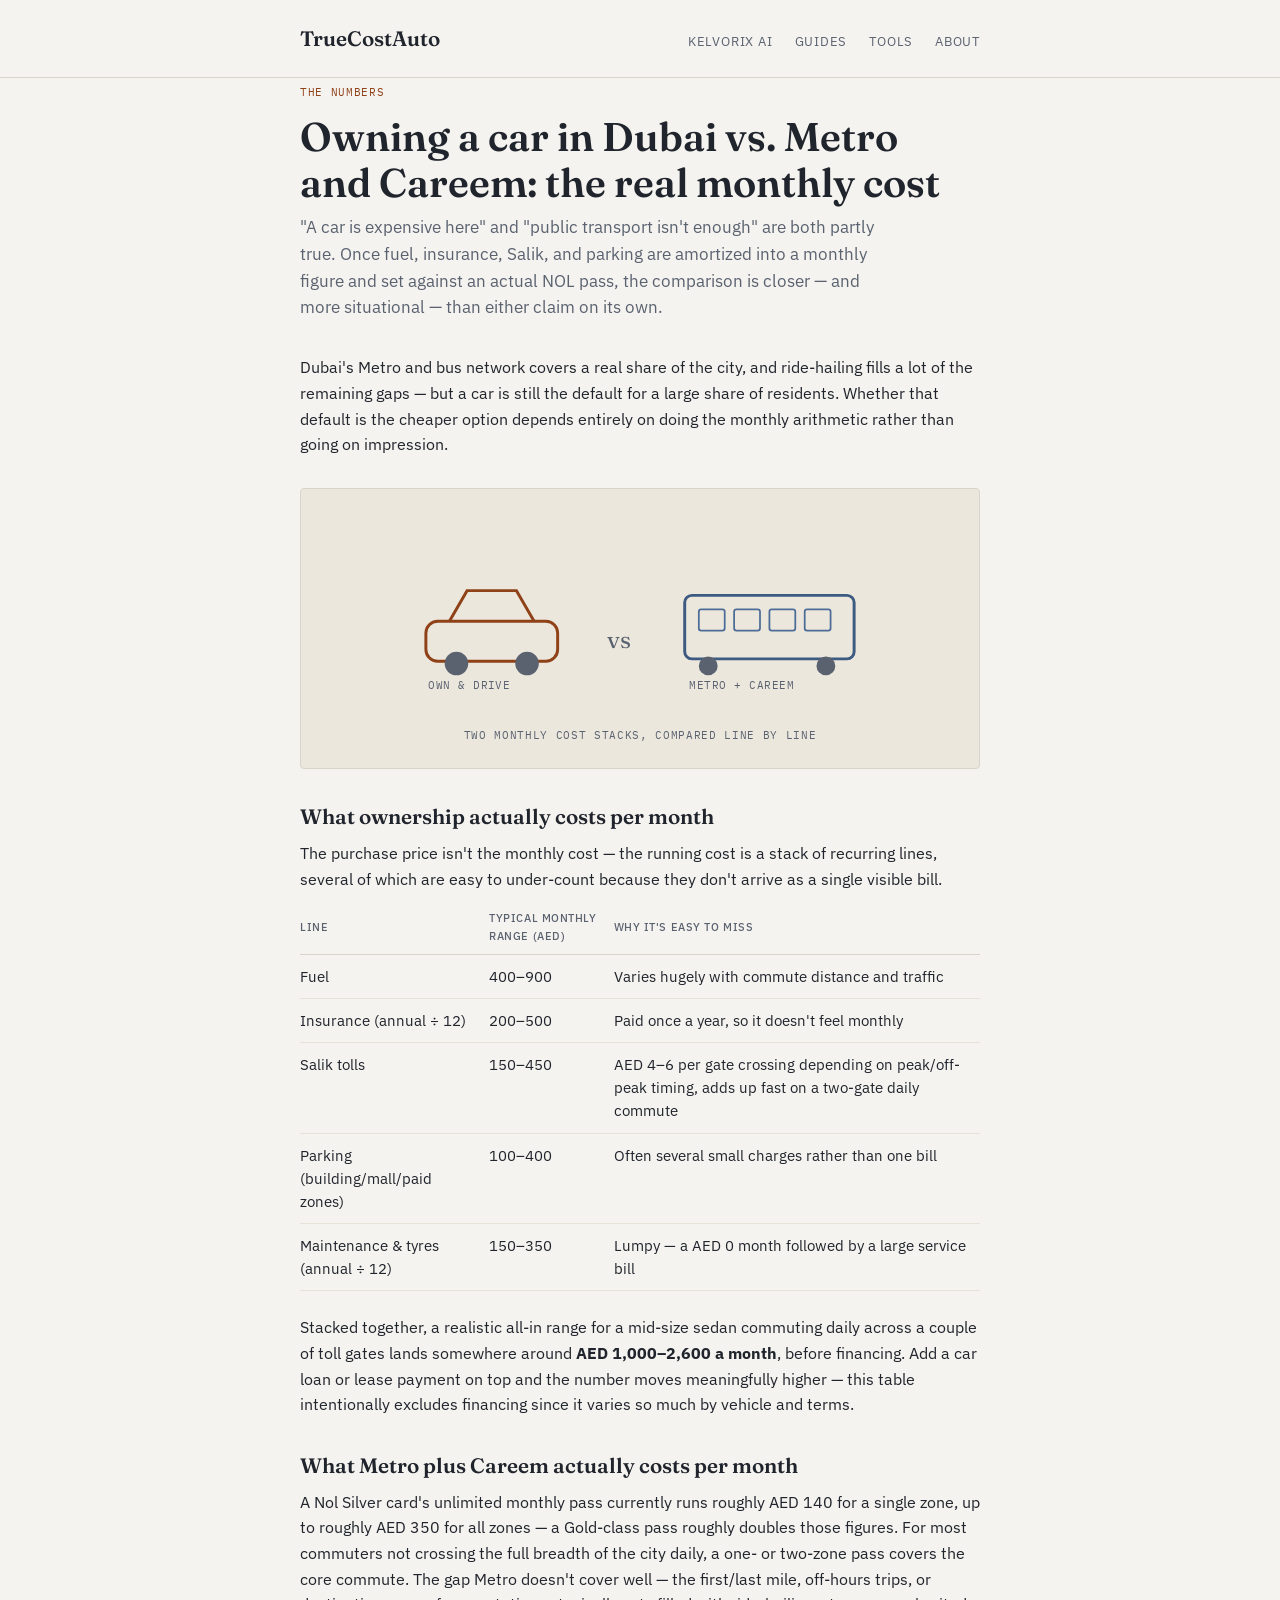
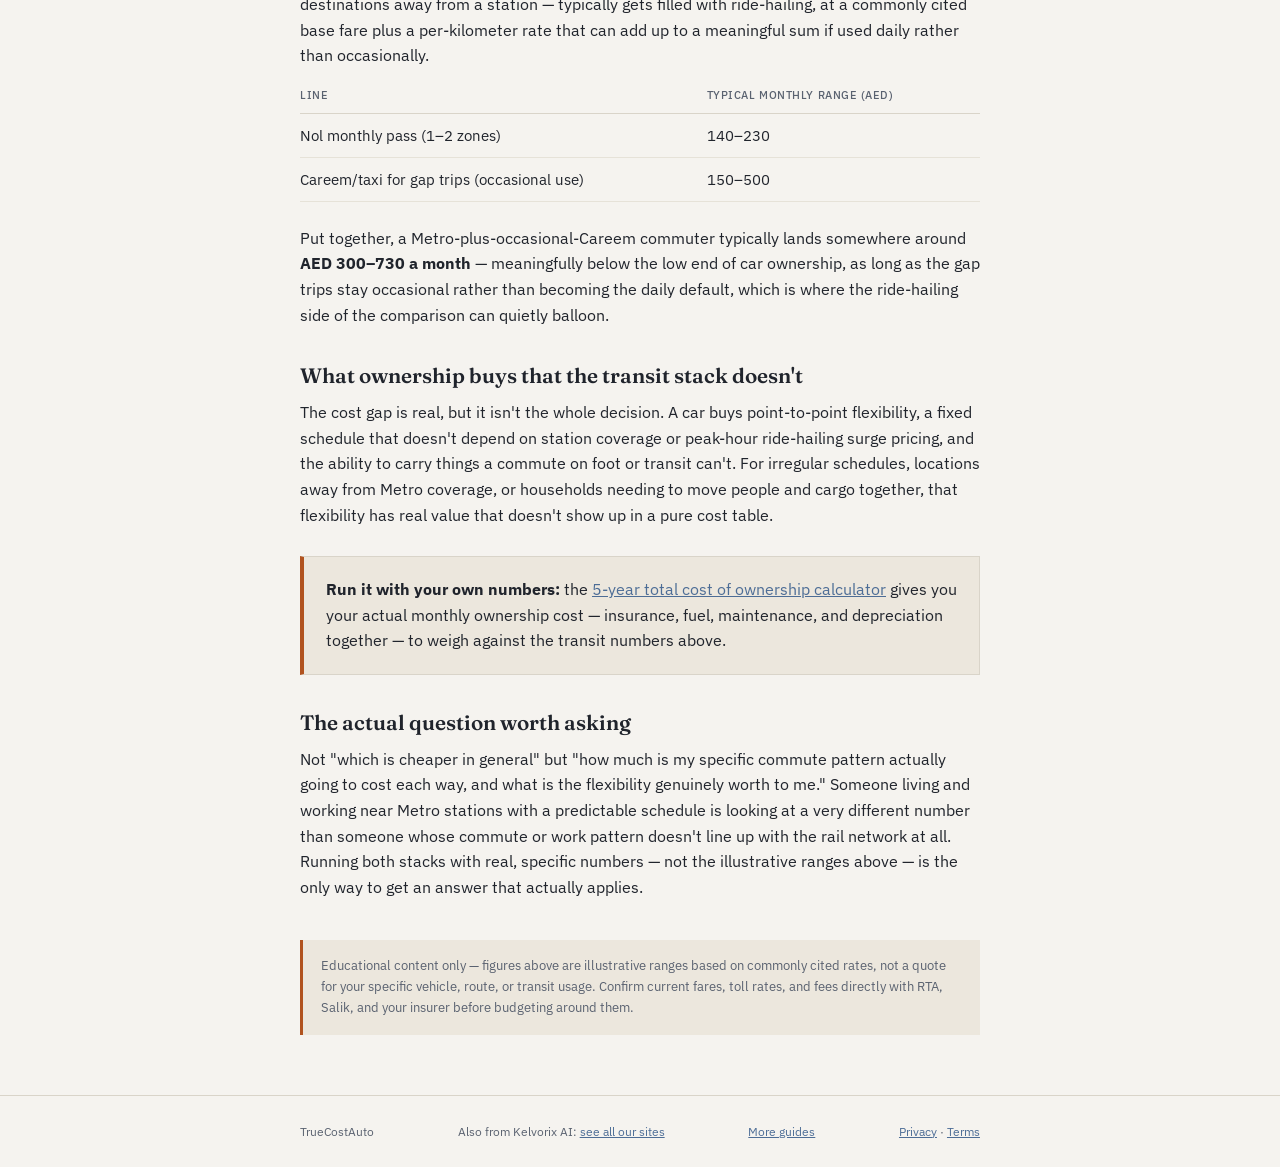
<file: articles/car-ownership-vs-public-transport-dubai.html>
<!doctype html>
<html lang="en">
<head>
<script async src="https://pagead2.googlesyndication.com/pagead/js/adsbygoogle.js?client=ca-pub-6051499531677717" crossorigin="anonymous"></script>
<meta charset="utf-8">
<meta name="viewport" content="width=device-width, initial-scale=1">
<title>Owning a Car in Dubai vs. Metro and Careem: The Real Monthly Cost | TrueCostAuto</title>
<meta name="description" content="A line-by-line comparison of what owning and running a car in Dubai actually costs per month against a Metro pass plus occasional Careem trips.">
<link rel="canonical" href="https://kelvorixai.github.io/truecostauto/articles/car-ownership-vs-public-transport-dubai.html">
<meta property="og:title" content="Owning a Car in Dubai vs. Metro and Careem: The Real Monthly Cost">
<meta property="og:description" content="Fuel, insurance, Salik, and parking amortized into a monthly figure, set against a NOL pass and ride-hailing gap trips.">
<meta property="og:type" content="article">
<meta property="og:url" content="https://kelvorixai.github.io/truecostauto/articles/car-ownership-vs-public-transport-dubai.html">
<link rel="preconnect" href="https://fonts.googleapis.com">
<link rel="preconnect" href="https://fonts.gstatic.com" crossorigin>
<link href="https://fonts.googleapis.com/css2?family=Fraunces:opsz,wght@9..144,500;9..144,600&family=IBM+Plex+Sans:wght@400;500;600&family=IBM+Plex+Mono:wght@400;500&display=swap" rel="stylesheet">
<link rel="stylesheet" href="../style.css">
<style>
.figure{margin:30px 0 36px;padding:24px;background:var(--paper-raised);border:1px solid var(--line);border-radius:4px;}
.figure svg{display:block;width:100%;height:auto;max-height:200px;}
.figure figcaption{margin-top:14px;font-family:"IBM Plex Mono",monospace;font-size:11px;text-transform:uppercase;letter-spacing:.06em;color:var(--ink-soft);text-align:center;}
</style>
</head>
<body>

<header class="site">
  <div class="wrap">
    <a class="brand" href="../index.html">TrueCostAuto</a>
    <nav class="site">
      <a href="https://kelvorixai.github.io/">Kelvorix AI</a>
      <a href="../index.html">Guides</a>
      <a href="../tools/index.html">Tools</a>
      <a href="../about.html">About</a>
    </nav>
  </div>
</header>

<main class="wrap">
  <article class="post">
    <header class="meta">
      <span class="tag">The Numbers</span>
      <h1>Owning a car in Dubai vs. Metro and Careem: the real monthly cost</h1>
      <p class="dek">"A car is expensive here" and "public transport isn't enough" are both partly true. Once fuel, insurance, Salik, and parking are amortized into a monthly figure and set against an actual NOL pass, the comparison is closer — and more situational — than either claim on its own.</p>
    </header>

    <div class="content">
      <p>Dubai's Metro and bus network covers a real share of the city, and ride-hailing fills a lot of the remaining gaps — but a car is still the default for a large share of residents. Whether that default is the cheaper option depends entirely on doing the monthly arithmetic rather than going on impression.</p>

      <figure class="figure">
        <svg viewBox="0 0 420 170" role="img" aria-label="Illustration comparing a car with driving costs to a metro train with transit costs">
          <rect x="28" y="92" width="112" height="34" rx="10" style="fill:none;stroke:var(--rust-strong)" stroke-width="2.5"/>
          <path d="M48 92 L63 66 H105 L120 92" style="fill:none;stroke:var(--rust-strong)" stroke-width="2.5"/>
          <circle cx="54" cy="128" r="10" style="fill:var(--ink-soft)"/>
          <circle cx="114" cy="128" r="10" style="fill:var(--ink-soft)"/>
          <text x="30" y="150" font-family="IBM Plex Mono, monospace" font-size="9" style="fill:var(--ink-soft)" letter-spacing=".4">OWN &amp; DRIVE</text>
          <text x="182" y="115" font-family="Fraunces, serif" font-size="20" style="fill:var(--ink-soft)">vs</text>
          <rect x="248" y="70" width="144" height="54" rx="6" style="fill:none;stroke:var(--slate)" stroke-width="2.5"/>
          <rect x="260" y="82" width="22" height="18" rx="2" style="fill:none;stroke:var(--slate-soft)" stroke-width="1.5"/>
          <rect x="290" y="82" width="22" height="18" rx="2" style="fill:none;stroke:var(--slate-soft)" stroke-width="1.5"/>
          <rect x="320" y="82" width="22" height="18" rx="2" style="fill:none;stroke:var(--slate-soft)" stroke-width="1.5"/>
          <rect x="350" y="82" width="22" height="18" rx="2" style="fill:none;stroke:var(--slate-soft)" stroke-width="1.5"/>
          <circle cx="268" cy="130" r="8" style="fill:var(--ink-soft)"/>
          <circle cx="368" cy="130" r="8" style="fill:var(--ink-soft)"/>
          <text x="252" y="150" font-family="IBM Plex Mono, monospace" font-size="9" style="fill:var(--ink-soft)" letter-spacing=".4">METRO + CAREEM</text>
        </svg>
        <figcaption>Two monthly cost stacks, compared line by line</figcaption>
      </figure>

      <h2>What ownership actually costs per month</h2>
      <p>The purchase price isn't the monthly cost — the running cost is a stack of recurring lines, several of which are easy to under-count because they don't arrive as a single visible bill.</p>
      <table>
        <thead><tr><th>Line</th><th>Typical monthly range (AED)</th><th>Why it's easy to miss</th></tr></thead>
        <tbody>
          <tr><td>Fuel</td><td>400–900</td><td>Varies hugely with commute distance and traffic</td></tr>
          <tr><td>Insurance (annual ÷ 12)</td><td>200–500</td><td>Paid once a year, so it doesn't feel monthly</td></tr>
          <tr><td>Salik tolls</td><td>150–450</td><td>AED 4–6 per gate crossing depending on peak/off-peak timing, adds up fast on a two-gate daily commute</td></tr>
          <tr><td>Parking (building/mall/paid zones)</td><td>100–400</td><td>Often several small charges rather than one bill</td></tr>
          <tr><td>Maintenance &amp; tyres (annual ÷ 12)</td><td>150–350</td><td>Lumpy — a AED 0 month followed by a large service bill</td></tr>
        </tbody>
      </table>
      <p>Stacked together, a realistic all-in range for a mid-size sedan commuting daily across a couple of toll gates lands somewhere around <strong>AED 1,000–2,600 a month</strong>, before financing. Add a car loan or lease payment on top and the number moves meaningfully higher — this table intentionally excludes financing since it varies so much by vehicle and terms.</p>

      <h2>What Metro plus Careem actually costs per month</h2>
      <p>A Nol Silver card's unlimited monthly pass currently runs roughly AED 140 for a single zone, up to roughly AED 350 for all zones — a Gold-class pass roughly doubles those figures. For most commuters not crossing the full breadth of the city daily, a one- or two-zone pass covers the core commute. The gap Metro doesn't cover well — the first/last mile, off-hours trips, or destinations away from a station — typically gets filled with ride-hailing, at a commonly cited base fare plus a per-kilometer rate that can add up to a meaningful sum if used daily rather than occasionally.</p>
      <table>
        <thead><tr><th>Line</th><th>Typical monthly range (AED)</th></tr></thead>
        <tbody>
          <tr><td>Nol monthly pass (1–2 zones)</td><td>140–230</td></tr>
          <tr><td>Careem/taxi for gap trips (occasional use)</td><td>150–500</td></tr>
        </tbody>
      </table>
      <p>Put together, a Metro-plus-occasional-Careem commuter typically lands somewhere around <strong>AED 300–730 a month</strong> — meaningfully below the low end of car ownership, as long as the gap trips stay occasional rather than becoming the daily default, which is where the ride-hailing side of the comparison can quietly balloon.</p>

      <h2>What ownership buys that the transit stack doesn't</h2>
      <p>The cost gap is real, but it isn't the whole decision. A car buys point-to-point flexibility, a fixed schedule that doesn't depend on station coverage or peak-hour ride-hailing surge pricing, and the ability to carry things a commute on foot or transit can't. For irregular schedules, locations away from Metro coverage, or households needing to move people and cargo together, that flexibility has real value that doesn't show up in a pure cost table.</p>

      <div style="margin:28px 0; padding:20px 22px; border:1px solid var(--line); border-left:4px solid var(--rust); background:var(--paper-raised);"><strong>Run it with your own numbers:</strong> the <a href="../tools/5-year-total-cost-of-ownership-calculator.html">5-year total cost of ownership calculator</a> gives you your actual monthly ownership cost — insurance, fuel, maintenance, and depreciation together — to weigh against the transit numbers above.</div>

      <h2>The actual question worth asking</h2>
      <p>Not "which is cheaper in general" but "how much is my specific commute pattern actually going to cost each way, and what is the flexibility genuinely worth to me." Someone living and working near Metro stations with a predictable schedule is looking at a very different number than someone whose commute or work pattern doesn't line up with the rail network at all. Running both stacks with real, specific numbers — not the illustrative ranges above — is the only way to get an answer that actually applies.</p>

      <div class="disclaimer">Educational content only — figures above are illustrative ranges based on commonly cited rates, not a quote for your specific vehicle, route, or transit usage. Confirm current fares, toll rates, and fees directly with RTA, Salik, and your insurer before budgeting around them.</div>
    </div>
  </article>
</main>

<footer class="site">
  <div class="wrap">
    <span>TrueCostAuto</span>
    <span>Also from Kelvorix AI: <a href="https://kelvorixai.github.io/">see all our sites</a></span>
    <span><a href="../index.html">More guides</a></span>
    <span><a href="../privacy.html">Privacy</a> · <a href="../terms.html">Terms</a></span>
  </div>
</footer>

</body>
</html>
</file>
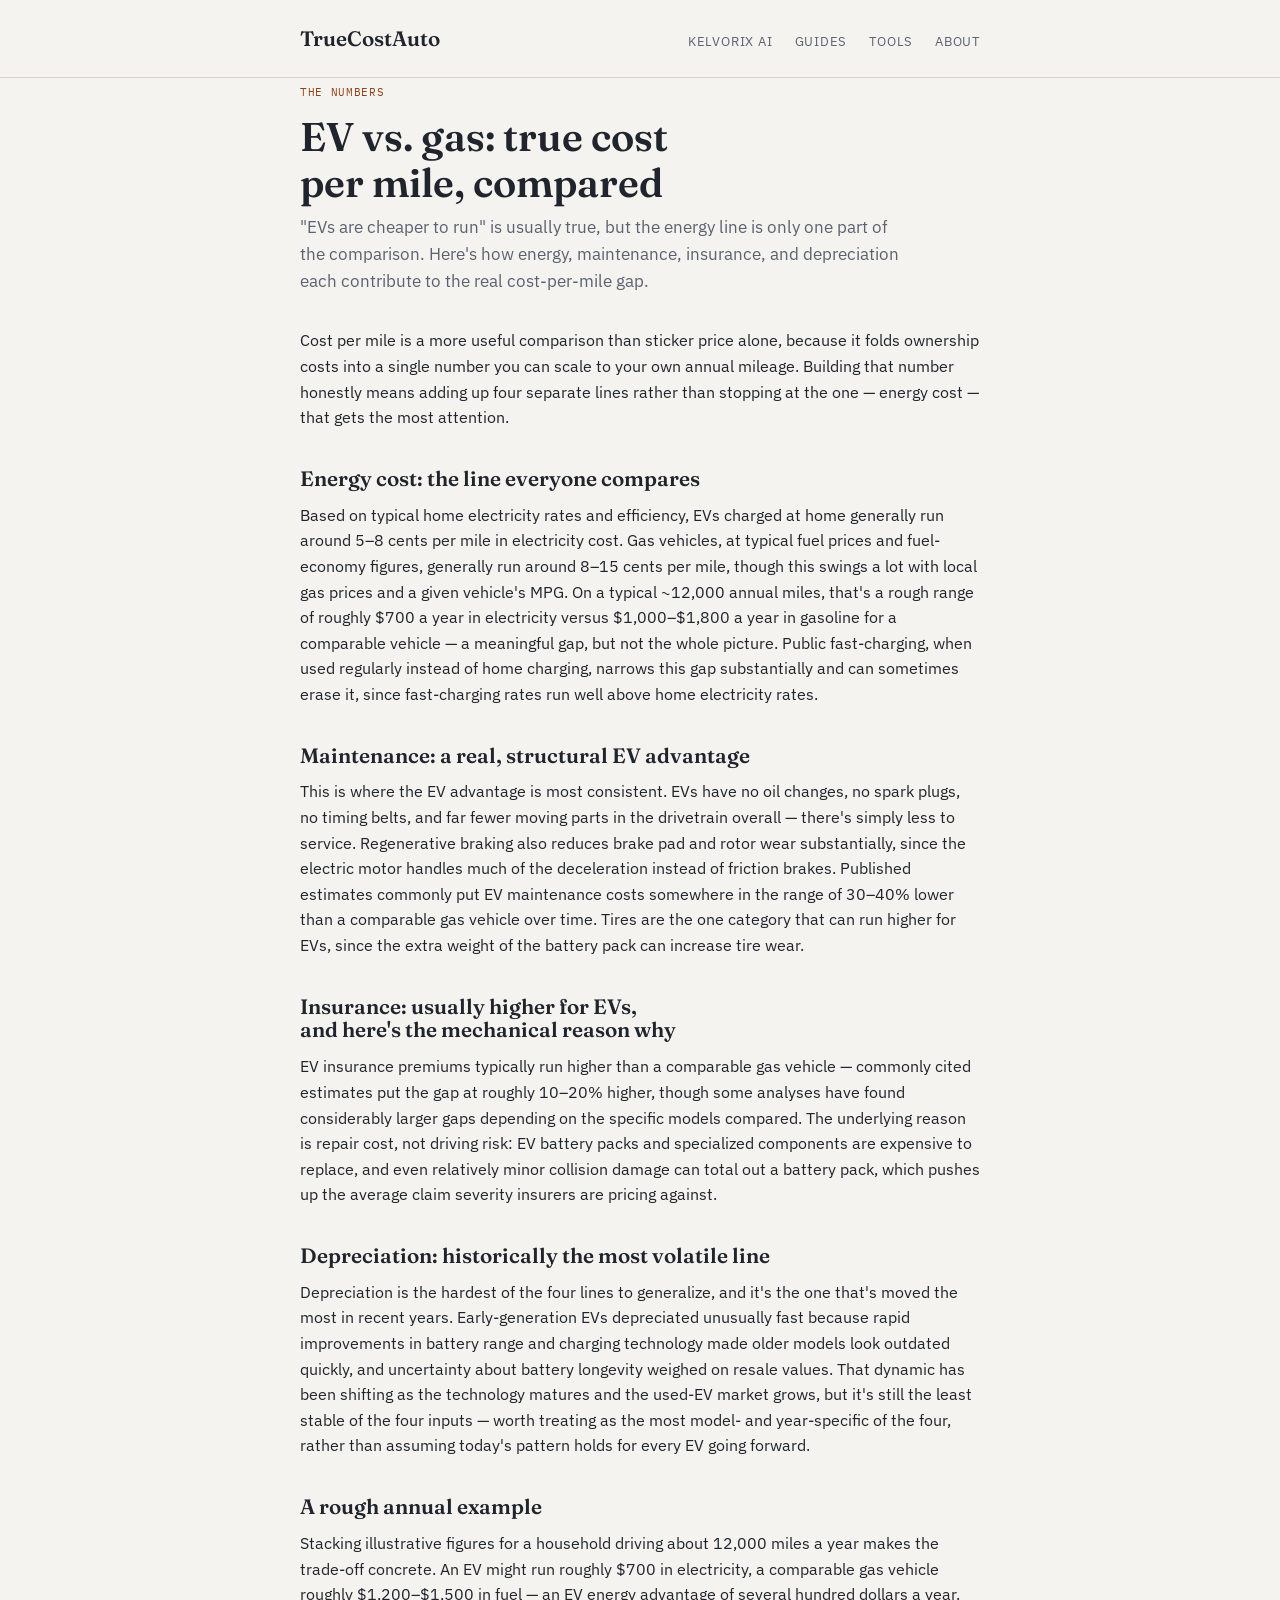
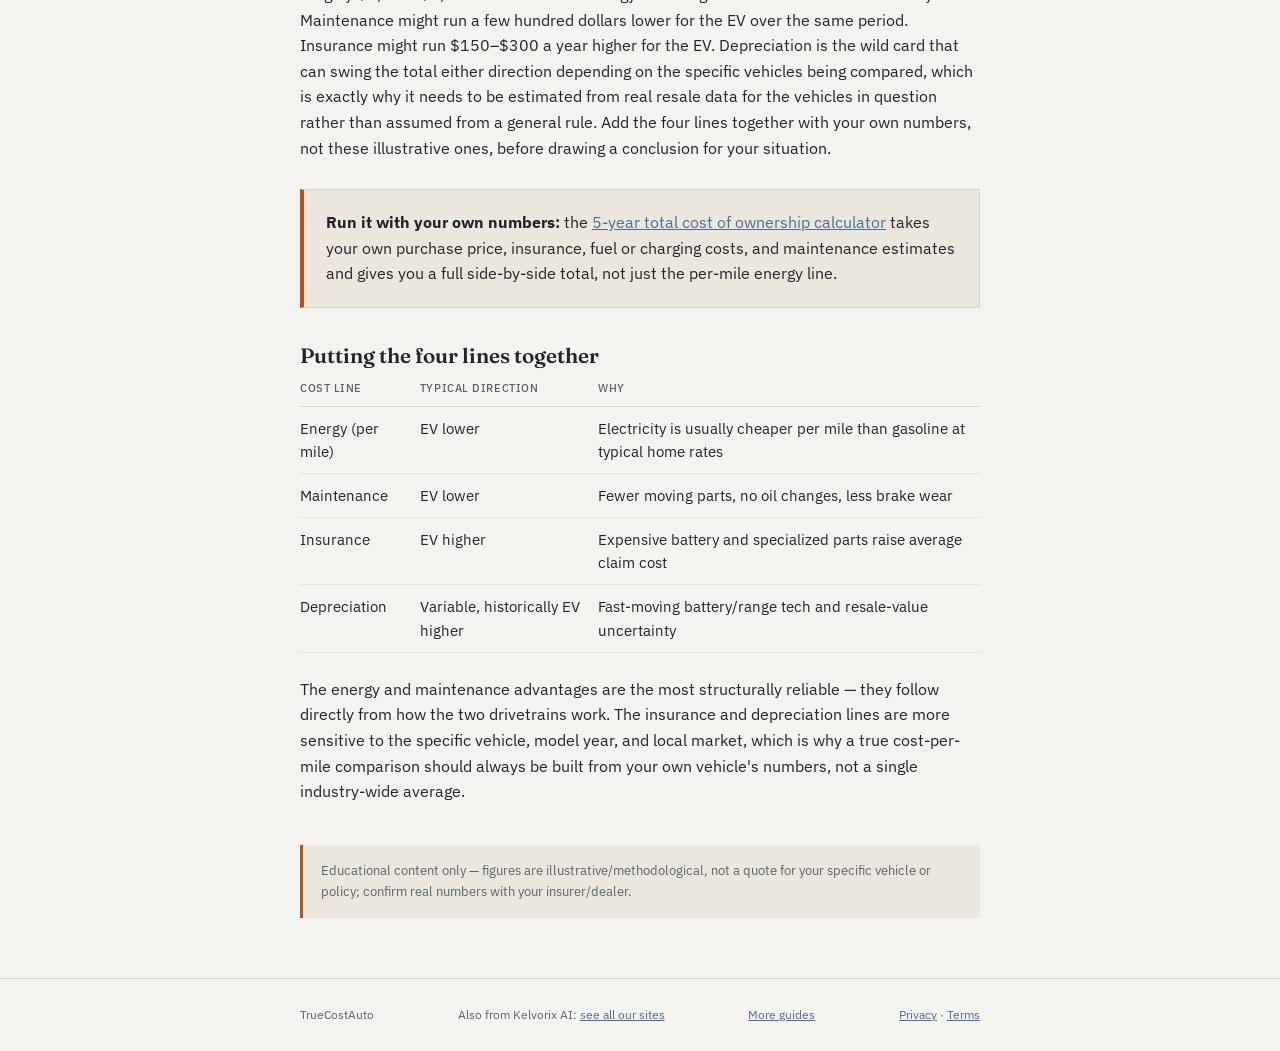
<file: articles/ev-vs-gas-cost-per-mile.html>
<!doctype html>
<html lang="en">
<head>
<!-- Auto Ads placeholder — replace ca-pub-0000000000000000 with the real AdSense publisher ID once the account exists -->
<script async src="https://pagead2.googlesyndication.com/pagead/js/adsbygoogle.js?client=ca-pub-6051499531677717" crossorigin="anonymous"></script>
<meta charset="utf-8">
<meta name="viewport" content="width=device-width, initial-scale=1">
<title>EV vs. Gas: True Cost Per Mile, Compared | TrueCostAuto</title>
<meta name="description" content="A data-driven breakdown of EV vs. gas cost per mile — electricity vs. fuel, maintenance, insurance, and depreciation — and where the real gap comes from.">
<link rel="canonical" href="https://kelvorixai.github.io/truecostauto/articles/ev-vs-gas-cost-per-mile.html">
<meta property="og:title" content="EV vs. Gas: True Cost Per Mile, Compared">
<meta property="og:description" content="How energy, maintenance, insurance, and depreciation combine into a real cost-per-mile figure.">
<meta property="og:type" content="article">
<meta property="og:url" content="https://kelvorixai.github.io/truecostauto/articles/ev-vs-gas-cost-per-mile.html">
<link rel="preconnect" href="https://fonts.googleapis.com">
<link rel="preconnect" href="https://fonts.gstatic.com" crossorigin>
<link href="https://fonts.googleapis.com/css2?family=Fraunces:opsz,wght@9..144,500;9..144,600&family=IBM+Plex+Sans:wght@400;500;600&family=IBM+Plex+Mono:wght@400;500&display=swap" rel="stylesheet">
<link rel="stylesheet" href="../style.css">
</head>
<body>

<header class="site">
  <div class="wrap">
    <a class="brand" href="../index.html">TrueCostAuto</a>
    <nav class="site">
      <a href="https://kelvorixai.github.io/">Kelvorix AI</a>
      <a href="../index.html">Guides</a>
      <a href="../tools/index.html">Tools</a>
      <a href="../about.html">About</a>
    </nav>
  </div>
</header>

<main class="wrap">
  <article class="post">
    <header class="meta">
      <span class="tag">The Numbers</span>
      <h1>EV vs. gas: true cost per mile, compared</h1>
      <p class="dek">"EVs are cheaper to run" is usually true, but the energy line is only one part of the comparison. Here's how energy, maintenance, insurance, and depreciation each contribute to the real cost-per-mile gap.</p>
    </header>

    <div class="content">
      <p>Cost per mile is a more useful comparison than sticker price alone, because it folds ownership costs into a single number you can scale to your own annual mileage. Building that number honestly means adding up four separate lines rather than stopping at the one — energy cost — that gets the most attention.</p>

      <h2>Energy cost: the line everyone compares</h2>
      <p>Based on typical home electricity rates and efficiency, EVs charged at home generally run around 5–8 cents per mile in electricity cost. Gas vehicles, at typical fuel prices and fuel-economy figures, generally run around 8–15 cents per mile, though this swings a lot with local gas prices and a given vehicle's MPG. On a typical ~12,000 annual miles, that's a rough range of roughly $700 a year in electricity versus $1,000–$1,800 a year in gasoline for a comparable vehicle — a meaningful gap, but not the whole picture. Public fast-charging, when used regularly instead of home charging, narrows this gap substantially and can sometimes erase it, since fast-charging rates run well above home electricity rates.</p>

      <h2>Maintenance: a real, structural EV advantage</h2>
      <p>This is where the EV advantage is most consistent. EVs have no oil changes, no spark plugs, no timing belts, and far fewer moving parts in the drivetrain overall — there's simply less to service. Regenerative braking also reduces brake pad and rotor wear substantially, since the electric motor handles much of the deceleration instead of friction brakes. Published estimates commonly put EV maintenance costs somewhere in the range of 30–40% lower than a comparable gas vehicle over time. Tires are the one category that can run higher for EVs, since the extra weight of the battery pack can increase tire wear.</p>

      <h2>Insurance: usually higher for EVs, and here's the mechanical reason why</h2>
      <p>EV insurance premiums typically run higher than a comparable gas vehicle — commonly cited estimates put the gap at roughly 10–20% higher, though some analyses have found considerably larger gaps depending on the specific models compared. The underlying reason is repair cost, not driving risk: EV battery packs and specialized components are expensive to replace, and even relatively minor collision damage can total out a battery pack, which pushes up the average claim severity insurers are pricing against.</p>

      <h2>Depreciation: historically the most volatile line</h2>
      <p>Depreciation is the hardest of the four lines to generalize, and it's the one that's moved the most in recent years. Early-generation EVs depreciated unusually fast because rapid improvements in battery range and charging technology made older models look outdated quickly, and uncertainty about battery longevity weighed on resale values. That dynamic has been shifting as the technology matures and the used-EV market grows, but it's still the least stable of the four inputs — worth treating as the most model- and year-specific of the four, rather than assuming today's pattern holds for every EV going forward.</p>

      <h2>A rough annual example</h2>
      <p>Stacking illustrative figures for a household driving about 12,000 miles a year makes the trade-off concrete. An EV might run roughly $700 in electricity, a comparable gas vehicle roughly $1,200–$1,500 in fuel — an EV energy advantage of several hundred dollars a year. Maintenance might run a few hundred dollars lower for the EV over the same period. Insurance might run $150–$300 a year higher for the EV. Depreciation is the wild card that can swing the total either direction depending on the specific vehicles being compared, which is exactly why it needs to be estimated from real resale data for the vehicles in question rather than assumed from a general rule. Add the four lines together with your own numbers, not these illustrative ones, before drawing a conclusion for your situation.</p>

      <div style="margin:28px 0; padding:20px 22px; border:1px solid var(--line); border-left:4px solid var(--rust); background:var(--paper-raised);"><strong>Run it with your own numbers:</strong> the <a href="../tools/5-year-total-cost-of-ownership-calculator.html">5-year total cost of ownership calculator</a> takes your own purchase price, insurance, fuel or charging costs, and maintenance estimates and gives you a full side-by-side total, not just the per-mile energy line.</div>

      <h2>Putting the four lines together</h2>
      <table>
        <thead><tr><th>Cost line</th><th>Typical direction</th><th>Why</th></tr></thead>
        <tbody>
          <tr><td>Energy (per mile)</td><td>EV lower</td><td>Electricity is usually cheaper per mile than gasoline at typical home rates</td></tr>
          <tr><td>Maintenance</td><td>EV lower</td><td>Fewer moving parts, no oil changes, less brake wear</td></tr>
          <tr><td>Insurance</td><td>EV higher</td><td>Expensive battery and specialized parts raise average claim cost</td></tr>
          <tr><td>Depreciation</td><td>Variable, historically EV higher</td><td>Fast-moving battery/range tech and resale-value uncertainty</td></tr>
        </tbody>
      </table>
      <p>The energy and maintenance advantages are the most structurally reliable — they follow directly from how the two drivetrains work. The insurance and depreciation lines are more sensitive to the specific vehicle, model year, and local market, which is why a true cost-per-mile comparison should always be built from your own vehicle's numbers, not a single industry-wide average.</p>

      <div class="disclaimer">Educational content only — figures are illustrative/methodological, not a quote for your specific vehicle or policy; confirm real numbers with your insurer/dealer.</div>
    </div>
  </article>
</main>

<footer class="site">
  <div class="wrap">
    <span>TrueCostAuto</span>
    <span>Also from Kelvorix AI: <a href="https://kelvorixai.github.io/">see all our sites</a></span>
    <span><a href="../index.html">More guides</a></span>
    <span><a href="../privacy.html">Privacy</a> · <a href="../terms.html">Terms</a></span>
  </div>
</footer>

</body>
</html>
</file>
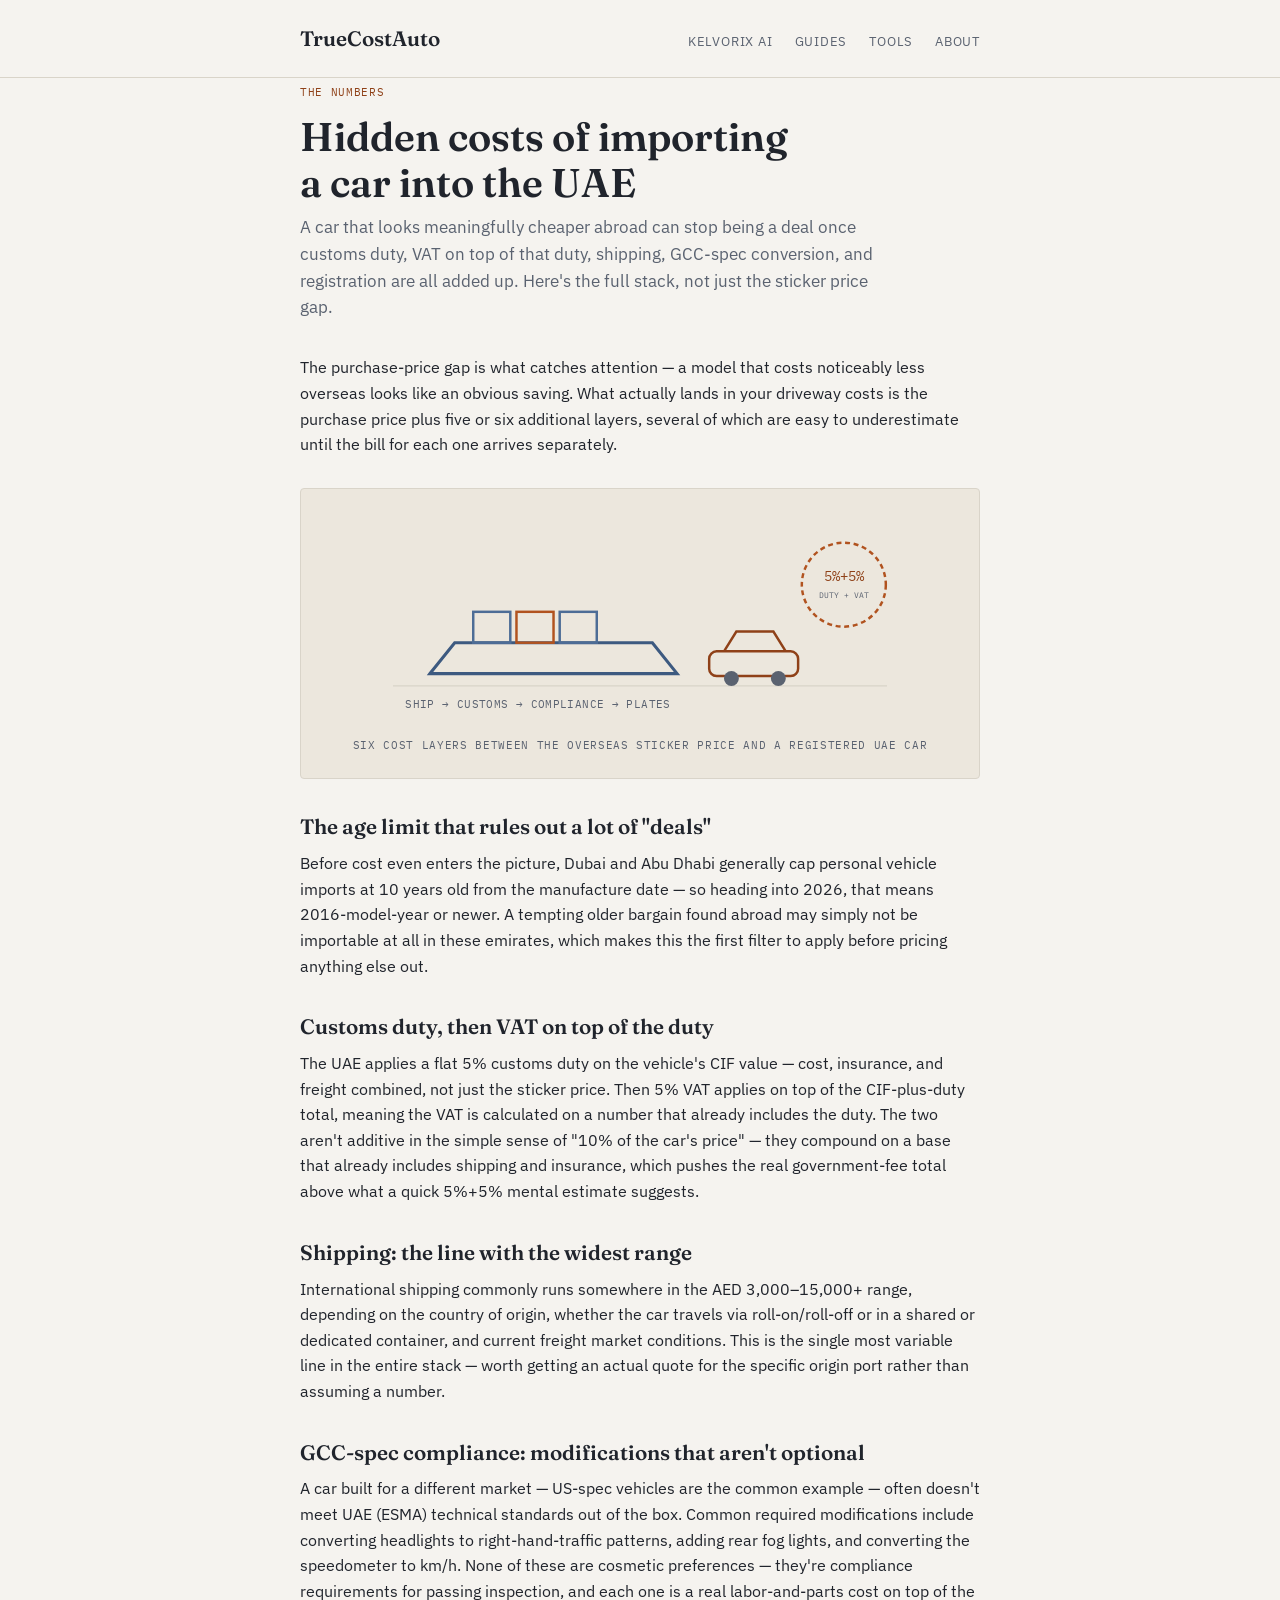
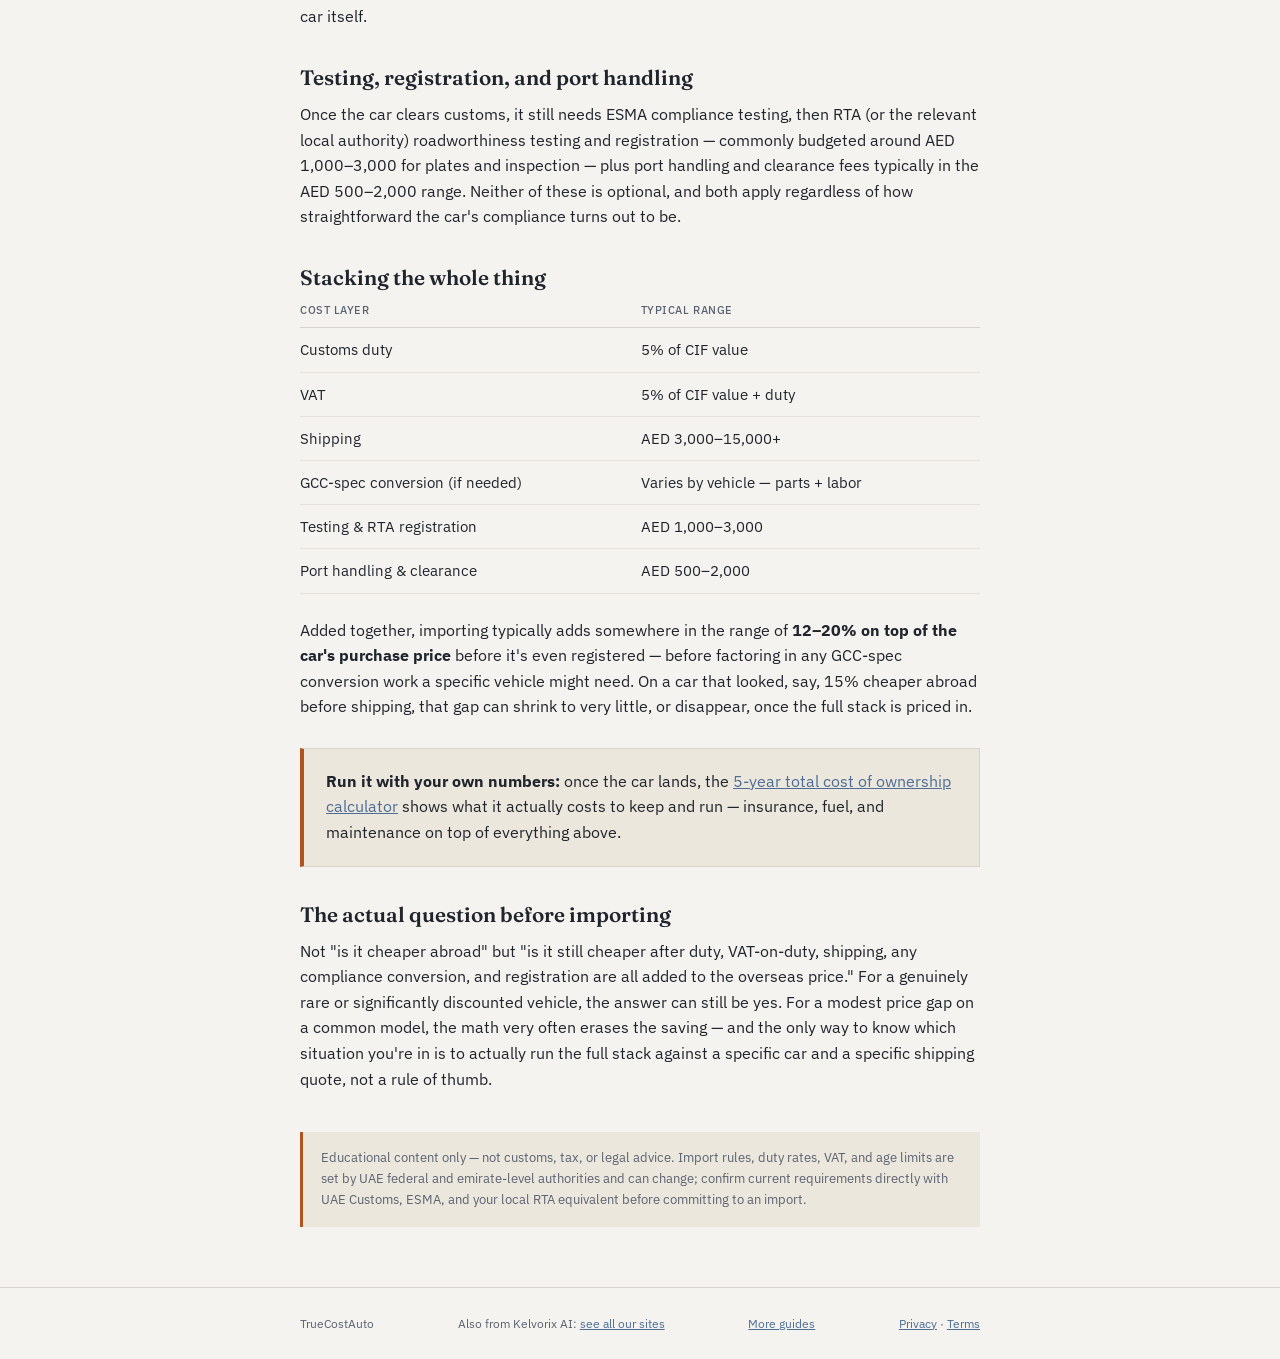
<file: articles/hidden-costs-importing-car-uae.html>
<!doctype html>
<html lang="en">
<head>
<script async src="https://pagead2.googlesyndication.com/pagead/js/adsbygoogle.js?client=ca-pub-6051499531677717" crossorigin="anonymous"></script>
<meta charset="utf-8">
<meta name="viewport" content="width=device-width, initial-scale=1">
<title>Hidden Costs of Importing a Car Into the UAE | TrueCostAuto</title>
<meta name="description" content="A cheaper car abroad can stop being a deal once customs duty, VAT, shipping, GCC-spec compliance, and registration are added up. Here's the full cost stack.">
<link rel="canonical" href="https://kelvorixai.github.io/truecostauto/articles/hidden-costs-importing-car-uae.html">
<meta property="og:title" content="Hidden Costs of Importing a Car Into the UAE">
<meta property="og:description" content="Customs duty, VAT on top of duty, shipping, GCC-spec conversion, and RTA testing — the full stack behind an imported car's real landed cost.">
<meta property="og:type" content="article">
<meta property="og:url" content="https://kelvorixai.github.io/truecostauto/articles/hidden-costs-importing-car-uae.html">
<link rel="preconnect" href="https://fonts.googleapis.com">
<link rel="preconnect" href="https://fonts.gstatic.com" crossorigin>
<link href="https://fonts.googleapis.com/css2?family=Fraunces:opsz,wght@9..144,500;9..144,600&family=IBM+Plex+Sans:wght@400;500;600&family=IBM+Plex+Mono:wght@400;500&display=swap" rel="stylesheet">
<link rel="stylesheet" href="../style.css">
<style>
.figure{margin:30px 0 36px;padding:24px;background:var(--paper-raised);border:1px solid var(--line);border-radius:4px;}
.figure svg{display:block;width:100%;height:auto;max-height:210px;}
.figure figcaption{margin-top:14px;font-family:"IBM Plex Mono",monospace;font-size:11px;text-transform:uppercase;letter-spacing:.06em;color:var(--ink-soft);text-align:center;}
</style>
</head>
<body>

<header class="site">
  <div class="wrap">
    <a class="brand" href="../index.html">TrueCostAuto</a>
    <nav class="site">
      <a href="https://kelvorixai.github.io/">Kelvorix AI</a>
      <a href="../index.html">Guides</a>
      <a href="../tools/index.html">Tools</a>
      <a href="../about.html">About</a>
    </nav>
  </div>
</header>

<main class="wrap">
  <article class="post">
    <header class="meta">
      <span class="tag">The Numbers</span>
      <h1>Hidden costs of importing a car into the UAE</h1>
      <p class="dek">A car that looks meaningfully cheaper abroad can stop being a deal once customs duty, VAT on top of that duty, shipping, GCC-spec conversion, and registration are all added up. Here's the full stack, not just the sticker price gap.</p>
    </header>

    <div class="content">
      <p>The purchase-price gap is what catches attention — a model that costs noticeably less overseas looks like an obvious saving. What actually lands in your driveway costs is the purchase price plus five or six additional layers, several of which are easy to underestimate until the bill for each one arrives separately.</p>

      <figure class="figure">
        <svg viewBox="0 0 420 170" role="img" aria-label="Illustration of a cargo ship carrying a shipping container toward a car, with a customs duty and VAT stamp">
          <line x1="10" y1="140" x2="410" y2="140" style="stroke:var(--line)" stroke-width="1"/>
          <path d="M40 130 L60 105 H220 L240 130 Z" style="fill:none;stroke:var(--slate)" stroke-width="2.5"/>
          <rect x="75" y="80" width="30" height="25" style="fill:none;stroke:var(--slate-soft)" stroke-width="2"/>
          <rect x="110" y="80" width="30" height="25" style="fill:none;stroke:var(--rust)" stroke-width="2"/>
          <rect x="145" y="80" width="30" height="25" style="fill:none;stroke:var(--slate-soft)" stroke-width="2"/>
          <rect x="266" y="112" width="72" height="20" rx="6" style="fill:none;stroke:var(--rust-strong)" stroke-width="2"/>
          <path d="M278 112 L288 96 H318 L328 112" style="fill:none;stroke:var(--rust-strong)" stroke-width="2"/>
          <circle cx="284" cy="134" r="6" style="fill:var(--ink-soft)"/>
          <circle cx="322" cy="134" r="6" style="fill:var(--ink-soft)"/>
          <circle cx="375" cy="58" r="34" style="fill:none;stroke:var(--rust)" stroke-width="2" stroke-dasharray="4,3"/>
          <text x="375" y="55" font-family="IBM Plex Mono, monospace" font-size="11" text-anchor="middle" style="fill:var(--rust-strong)">5%+5%</text>
          <text x="375" y="69" font-family="IBM Plex Mono, monospace" font-size="6.5" text-anchor="middle" style="fill:var(--ink-soft)">DUTY + VAT</text>
          <text x="20" y="158" font-family="IBM Plex Mono, monospace" font-size="8.5" style="fill:var(--ink-soft)" letter-spacing=".3">SHIP → CUSTOMS → COMPLIANCE → PLATES</text>
        </svg>
        <figcaption>Six cost layers between the overseas sticker price and a registered UAE car</figcaption>
      </figure>

      <h2>The age limit that rules out a lot of "deals"</h2>
      <p>Before cost even enters the picture, Dubai and Abu Dhabi generally cap personal vehicle imports at 10 years old from the manufacture date — so heading into 2026, that means 2016-model-year or newer. A tempting older bargain found abroad may simply not be importable at all in these emirates, which makes this the first filter to apply before pricing anything else out.</p>

      <h2>Customs duty, then VAT on top of the duty</h2>
      <p>The UAE applies a flat 5% customs duty on the vehicle's CIF value — cost, insurance, and freight combined, not just the sticker price. Then 5% VAT applies on top of the CIF-plus-duty total, meaning the VAT is calculated on a number that already includes the duty. The two aren't additive in the simple sense of "10% of the car's price" — they compound on a base that already includes shipping and insurance, which pushes the real government-fee total above what a quick 5%+5% mental estimate suggests.</p>

      <h2>Shipping: the line with the widest range</h2>
      <p>International shipping commonly runs somewhere in the AED 3,000–15,000+ range, depending on the country of origin, whether the car travels via roll-on/roll-off or in a shared or dedicated container, and current freight market conditions. This is the single most variable line in the entire stack — worth getting an actual quote for the specific origin port rather than assuming a number.</p>

      <h2>GCC-spec compliance: modifications that aren't optional</h2>
      <p>A car built for a different market — US-spec vehicles are the common example — often doesn't meet UAE (ESMA) technical standards out of the box. Common required modifications include converting headlights to right-hand-traffic patterns, adding rear fog lights, and converting the speedometer to km/h. None of these are cosmetic preferences — they're compliance requirements for passing inspection, and each one is a real labor-and-parts cost on top of the car itself.</p>

      <h2>Testing, registration, and port handling</h2>
      <p>Once the car clears customs, it still needs ESMA compliance testing, then RTA (or the relevant local authority) roadworthiness testing and registration — commonly budgeted around AED 1,000–3,000 for plates and inspection — plus port handling and clearance fees typically in the AED 500–2,000 range. Neither of these is optional, and both apply regardless of how straightforward the car's compliance turns out to be.</p>

      <h2>Stacking the whole thing</h2>
      <table>
        <thead><tr><th>Cost layer</th><th>Typical range</th></tr></thead>
        <tbody>
          <tr><td>Customs duty</td><td>5% of CIF value</td></tr>
          <tr><td>VAT</td><td>5% of CIF value + duty</td></tr>
          <tr><td>Shipping</td><td>AED 3,000–15,000+</td></tr>
          <tr><td>GCC-spec conversion (if needed)</td><td>Varies by vehicle — parts + labor</td></tr>
          <tr><td>Testing &amp; RTA registration</td><td>AED 1,000–3,000</td></tr>
          <tr><td>Port handling &amp; clearance</td><td>AED 500–2,000</td></tr>
        </tbody>
      </table>
      <p>Added together, importing typically adds somewhere in the range of <strong>12–20% on top of the car's purchase price</strong> before it's even registered — before factoring in any GCC-spec conversion work a specific vehicle might need. On a car that looked, say, 15% cheaper abroad before shipping, that gap can shrink to very little, or disappear, once the full stack is priced in.</p>

      <div style="margin:28px 0; padding:20px 22px; border:1px solid var(--line); border-left:4px solid var(--rust); background:var(--paper-raised);"><strong>Run it with your own numbers:</strong> once the car lands, the <a href="../tools/5-year-total-cost-of-ownership-calculator.html">5-year total cost of ownership calculator</a> shows what it actually costs to keep and run — insurance, fuel, and maintenance on top of everything above.</div>

      <h2>The actual question before importing</h2>
      <p>Not "is it cheaper abroad" but "is it still cheaper after duty, VAT-on-duty, shipping, any compliance conversion, and registration are all added to the overseas price." For a genuinely rare or significantly discounted vehicle, the answer can still be yes. For a modest price gap on a common model, the math very often erases the saving — and the only way to know which situation you're in is to actually run the full stack against a specific car and a specific shipping quote, not a rule of thumb.</p>

      <div class="disclaimer">Educational content only — not customs, tax, or legal advice. Import rules, duty rates, VAT, and age limits are set by UAE federal and emirate-level authorities and can change; confirm current requirements directly with UAE Customs, ESMA, and your local RTA equivalent before committing to an import.</div>
    </div>
  </article>
</main>

<footer class="site">
  <div class="wrap">
    <span>TrueCostAuto</span>
    <span>Also from Kelvorix AI: <a href="https://kelvorixai.github.io/">see all our sites</a></span>
    <span><a href="../index.html">More guides</a></span>
    <span><a href="../privacy.html">Privacy</a> · <a href="../terms.html">Terms</a></span>
  </div>
</footer>

</body>
</html>
</file>
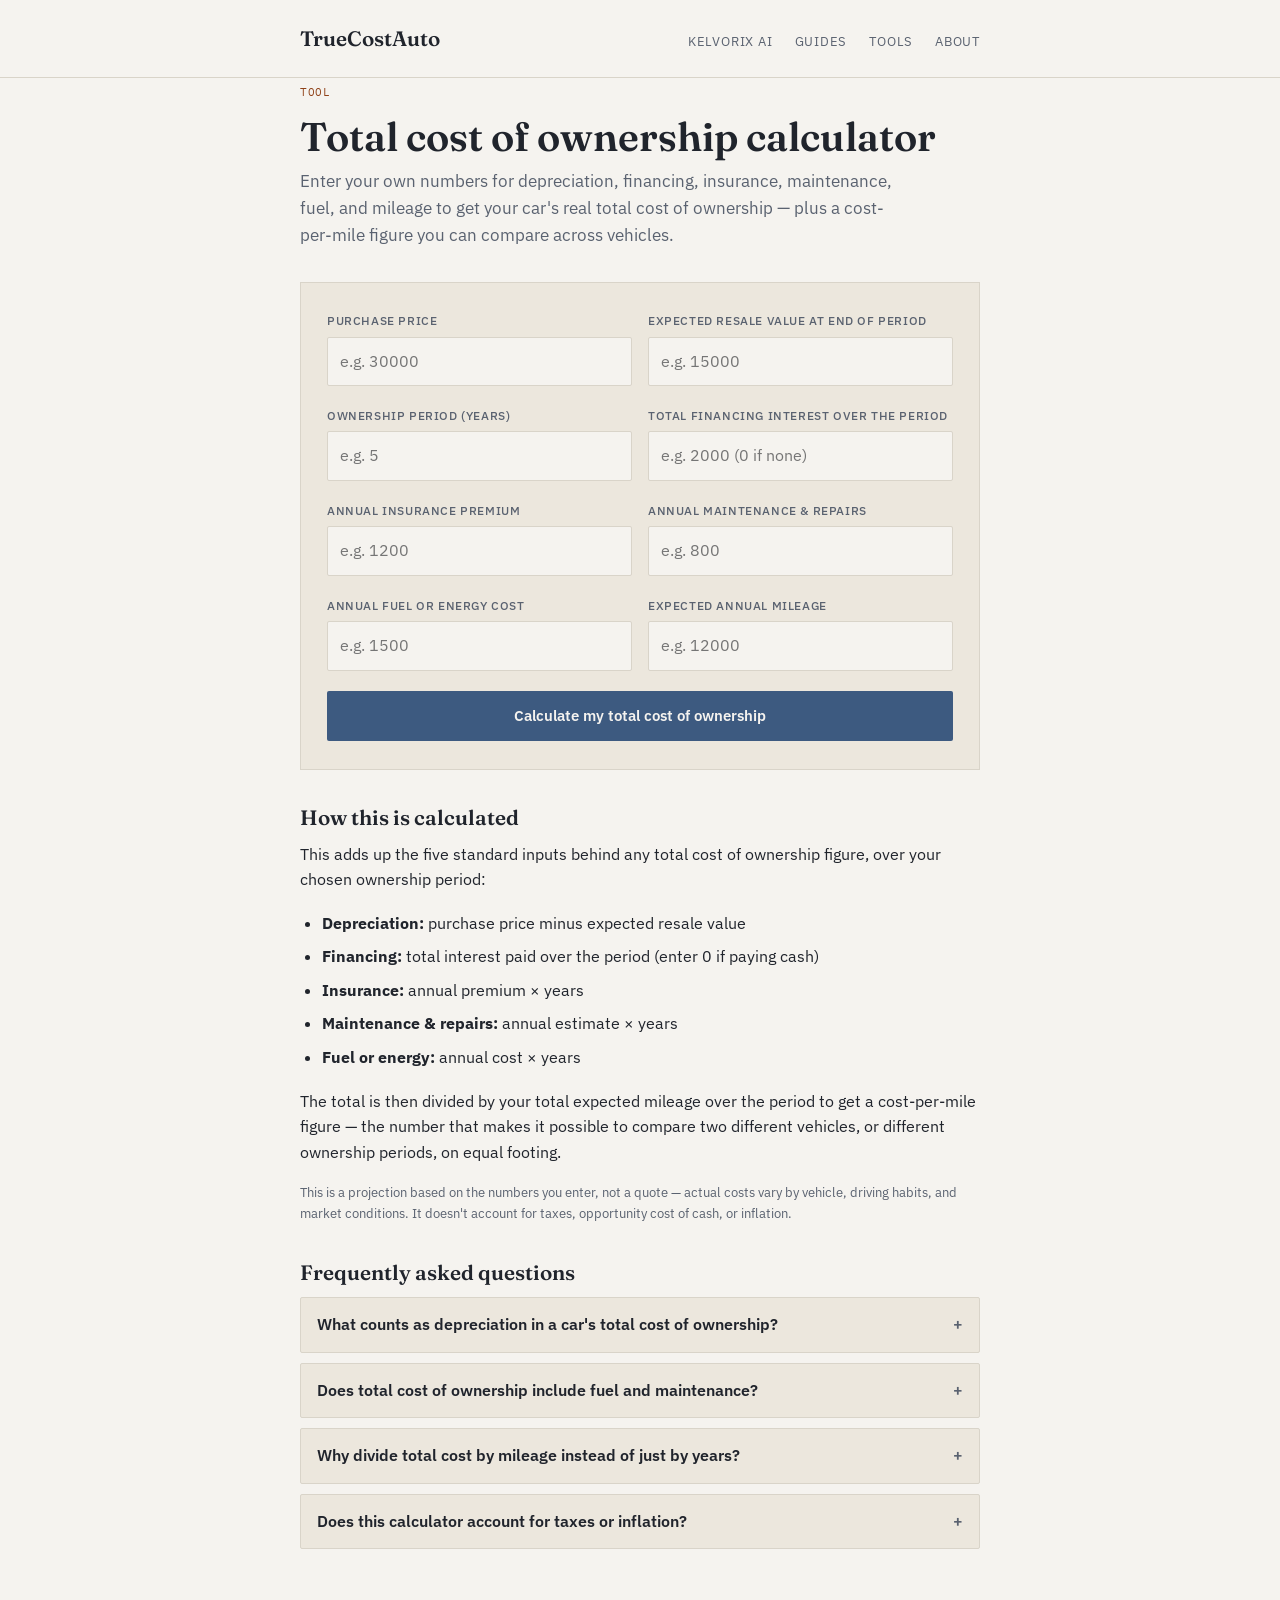
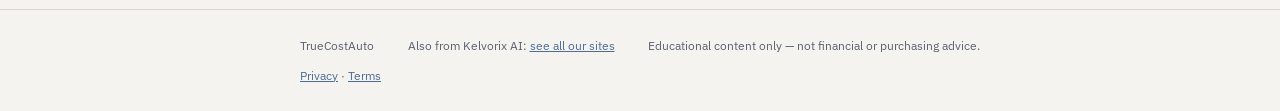
<file: tools/5-year-total-cost-of-ownership-calculator.html>
<!doctype html>
<html lang="en">
<head>
<script async src="https://pagead2.googlesyndication.com/pagead/js/adsbygoogle.js?client=ca-pub-6051499531677717" crossorigin="anonymous"></script>
<meta charset="utf-8">
<meta name="viewport" content="width=device-width, initial-scale=1">
<title>5-Year Total Cost of Ownership Calculator | TrueCostAuto</title>
<meta name="description" content="Free car total cost of ownership calculator. Enter your own depreciation, financing, insurance, maintenance, fuel, and mileage numbers for an instant TCO and cost-per-mile figure.">
<link rel="canonical" href="https://kelvorixai.github.io/truecostauto/tools/5-year-total-cost-of-ownership-calculator.html">
<meta property="og:title" content="5-Year Total Cost of Ownership Calculator">
<meta property="og:description" content="Enter your own numbers for depreciation, financing, insurance, maintenance, and fuel to see your car's real total cost of ownership.">
<meta property="og:type" content="website">
<link rel="preconnect" href="https://fonts.googleapis.com">
<link rel="preconnect" href="https://fonts.gstatic.com" crossorigin>
<link href="https://fonts.googleapis.com/css2?family=Fraunces:opsz,wght@9..144,500;9..144,600;9..144,700&family=IBM+Plex+Sans:wght@400;500;600&family=IBM+Plex+Mono:wght@400;500&display=swap" rel="stylesheet">
<link rel="stylesheet" href="../style.css">
<style>
  .calc{ border:1px solid var(--line); padding:28px 26px; margin-top:28px; background:var(--paper-raised); }
  .field{ display:flex; flex-direction:column; gap:6px; margin-bottom:20px; }
  .field label{ font-size:12px; text-transform:uppercase; letter-spacing:.05em; color:var(--ink-soft); font-weight:500; }
  .field input{
    font: inherit; font-size:16px; padding:11px 12px; border:1px solid var(--line);
    background:var(--paper); color:var(--ink); border-radius:2px; width:100%;
  }
  .field-row{ display:grid; grid-template-columns:1fr 1fr; gap:16px; }
  @media (max-width:480px){ .field-row{ grid-template-columns:1fr; } }
  button.calc-btn{
    font: inherit; font-size:15px; font-weight:600; background:var(--slate); color:var(--paper);
    border:none; padding:13px 22px; border-radius:2px; cursor:pointer; width:100%;
  }
  button.calc-btn:hover{ background:var(--slate-soft); }
  .result{ margin-top:26px; padding:22px 24px; border:1px solid var(--rust); border-left:4px solid var(--rust); background:var(--paper); display:none; }
  .result.show{ display:block; }
  .result .amount{ font-family:"Fraunces", serif; font-size:2.4rem; font-weight:700; color:var(--rust-strong); font-variant-numeric:tabular-nums; }
  .result .amount span{ font-size:1.1rem; font-family:"IBM Plex Sans", sans-serif; font-weight:500; color:var(--ink-soft); }
  .result .breakdown{ margin-top:14px; font-size:13.5px; color:var(--ink-soft); font-family:"IBM Plex Mono", monospace; line-height:1.8; }
  .share-btn{
    margin-top:16px; font: inherit; font-size:13px; background:none; color:var(--slate-soft);
    border:1px solid var(--slate-soft); padding:8px 14px; border-radius:2px; cursor:pointer;
  }
  .share-btn:hover{ background:var(--slate-soft); color:var(--paper); }
  .formula-note{ font-size:13px; color:var(--ink-soft); margin-top:10px; }
  .faq{ margin-top:36px; }
  .faq details{ border:1px solid var(--line); border-radius:2px; padding:14px 16px; margin-bottom:10px; background:var(--paper-raised); }
  .faq summary{ cursor:pointer; font-weight:600; list-style:none; }
  .faq summary::-webkit-details-marker{ display:none; }
  .faq summary::after{ content:"+"; float:right; color:var(--ink-soft); }
  .faq details[open] summary::after{ content:"\2013"; }
  .faq p{ margin-top:10px; font-size:14.5px; color:var(--ink-soft); }
</style>
<script type="application/ld+json">
{
  "@context": "https://schema.org",
  "@type": "FAQPage",
  "mainEntity": [
    {
      "@type": "Question",
      "name": "What counts as depreciation in a car's total cost of ownership?",
      "acceptedAnswer": {
        "@type": "Answer",
        "text": "The purchase price minus the vehicle's expected resale value at the end of your ownership period — usually the single largest cost in total cost of ownership."
      }
    },
    {
      "@type": "Question",
      "name": "Does total cost of ownership include fuel and maintenance?",
      "acceptedAnswer": {
        "@type": "Answer",
        "text": "Yes — this calculator multiplies your annual insurance, maintenance, and fuel or energy estimates by the number of years you plan to own the vehicle, then adds that to depreciation and financing costs."
      }
    },
    {
      "@type": "Question",
      "name": "Why divide total cost by mileage instead of just by years?",
      "acceptedAnswer": {
        "@type": "Answer",
        "text": "A cost-per-mile figure lets you compare vehicles or ownership scenarios fairly even when annual mileage differs — a car driven 20,000 miles a year and one driven 5,000 miles a year can have very different real costs per mile despite similar annual totals."
      }
    },
    {
      "@type": "Question",
      "name": "Does this calculator account for taxes or inflation?",
      "acceptedAnswer": {
        "@type": "Answer",
        "text": "No — it's a projection based on the numbers you enter, not a quote. It doesn't adjust for taxes, the opportunity cost of paying cash, or inflation over the ownership period."
      }
    }
  ]
}
</script>
<script type="application/ld+json">
{
  "@context": "https://schema.org",
  "@type": "WebApplication",
  "name": "5-Year Total Cost of Ownership Calculator",
  "url": "https://kelvorixai.github.io/truecostauto/tools/5-year-total-cost-of-ownership-calculator.html",
  "applicationCategory": "FinanceApplication",
  "operatingSystem": "Any",
  "offers": {
    "@type": "Offer",
    "price": "0",
    "priceCurrency": "AED"
  },
  "description": "Free calculator that estimates a car's total cost of ownership from purchase price, depreciation, financing, insurance, maintenance, and fuel, including a cost-per-mile figure."
}
</script>
</head>
<body>

<header class="site">
  <div class="wrap">
    <a class="brand" href="../index.html">TrueCostAuto</a>
    <nav class="site">
      <a href="https://kelvorixai.github.io/">Kelvorix AI</a>
      <a href="../index.html">Guides</a>
      <a href="index.html">Tools</a>
      <a href="../about.html">About</a>
    </nav>
  </div>
</header>

<main class="wrap">
  <article class="post">
    <header class="meta">
      <span class="tag">Tool</span>
      <h1>Total cost of ownership calculator</h1>
      <p class="dek">Enter your own numbers for depreciation, financing, insurance, maintenance, fuel, and mileage to get your car's real total cost of ownership — plus a cost-per-mile figure you can compare across vehicles.</p>
    </header>

    <div class="calc">
      <div class="field-row">
        <div class="field">
          <label for="price">Purchase price</label>
          <input type="number" id="price" inputmode="decimal" placeholder="e.g. 30000" min="0" step="any">
        </div>
        <div class="field">
          <label for="resale">Expected resale value at end of period</label>
          <input type="number" id="resale" inputmode="decimal" placeholder="e.g. 15000" min="0" step="any">
        </div>
      </div>
      <div class="field-row">
        <div class="field">
          <label for="years">Ownership period (years)</label>
          <input type="number" id="years" inputmode="numeric" placeholder="e.g. 5" min="0" step="1">
        </div>
        <div class="field">
          <label for="financing">Total financing interest over the period</label>
          <input type="number" id="financing" inputmode="decimal" placeholder="e.g. 2000 (0 if none)" min="0" step="any">
        </div>
      </div>
      <div class="field-row">
        <div class="field">
          <label for="insurance">Annual insurance premium</label>
          <input type="number" id="insurance" inputmode="decimal" placeholder="e.g. 1200" min="0" step="any">
        </div>
        <div class="field">
          <label for="maintenance">Annual maintenance & repairs</label>
          <input type="number" id="maintenance" inputmode="decimal" placeholder="e.g. 800" min="0" step="any">
        </div>
      </div>
      <div class="field-row">
        <div class="field">
          <label for="fuel">Annual fuel or energy cost</label>
          <input type="number" id="fuel" inputmode="decimal" placeholder="e.g. 1500" min="0" step="any">
        </div>
        <div class="field">
          <label for="mileage">Expected annual mileage</label>
          <input type="number" id="mileage" inputmode="decimal" placeholder="e.g. 12000" min="0" step="any">
        </div>
      </div>

      <button class="calc-btn" id="calcBtn" type="button">Calculate my total cost of ownership</button>

      <div class="result" id="result">
        <div class="amount"><span>Total cost of ownership: </span><span id="amountValue">0</span></div>
        <div class="breakdown" id="breakdown"></div>
        <button class="share-btn" id="shareBtn" type="button">Copy result to share</button>
      </div>
    </div>

    <div class="content" style="margin-top:36px;">
      <h2>How this is calculated</h2>
      <p>This adds up the five standard inputs behind any total cost of ownership figure, over your chosen ownership period:</p>
      <ul>
        <li><strong>Depreciation:</strong> purchase price minus expected resale value</li>
        <li><strong>Financing:</strong> total interest paid over the period (enter 0 if paying cash)</li>
        <li><strong>Insurance:</strong> annual premium × years</li>
        <li><strong>Maintenance & repairs:</strong> annual estimate × years</li>
        <li><strong>Fuel or energy:</strong> annual cost × years</li>
      </ul>
      <p>The total is then divided by your total expected mileage over the period to get a cost-per-mile figure — the number that makes it possible to compare two different vehicles, or different ownership periods, on equal footing.</p>
      <p class="formula-note">This is a projection based on the numbers you enter, not a quote — actual costs vary by vehicle, driving habits, and market conditions. It doesn't account for taxes, opportunity cost of cash, or inflation.</p>
    </div>

    <div class="content faq" style="margin-top:36px;">
      <h2>Frequently asked questions</h2>
      <details>
        <summary>What counts as depreciation in a car's total cost of ownership?</summary>
        <p>The purchase price minus the vehicle's expected resale value at the end of your ownership period — usually the single largest cost in total cost of ownership.</p>
      </details>
      <details>
        <summary>Does total cost of ownership include fuel and maintenance?</summary>
        <p>Yes — this calculator multiplies your annual insurance, maintenance, and fuel or energy estimates by the number of years you plan to own the vehicle, then adds that to depreciation and financing costs.</p>
      </details>
      <details>
        <summary>Why divide total cost by mileage instead of just by years?</summary>
        <p>A cost-per-mile figure lets you compare vehicles or ownership scenarios fairly even when annual mileage differs — a car driven 20,000 miles a year and one driven 5,000 miles a year can have very different real costs per mile despite similar annual totals.</p>
      </details>
      <details>
        <summary>Does this calculator account for taxes or inflation?</summary>
        <p>No — it's a projection based on the numbers you enter, not a quote. It doesn't adjust for taxes, the opportunity cost of paying cash, or inflation over the ownership period.</p>
      </details>
    </div>
  </article>
</main>

<footer class="site">
  <div class="wrap">
    <span>TrueCostAuto</span>
    <span>Also from Kelvorix AI: <a href="https://kelvorixai.github.io/">see all our sites</a></span>
    <span>Educational content only — not financial or purchasing advice.</span>
    <span><a href="../privacy.html">Privacy</a> · <a href="../terms.html">Terms</a></span>
  </div>
</footer>

<script>
(function(){
  var calcBtn = document.getElementById('calcBtn');
  var shareBtn = document.getElementById('shareBtn');
  var resultEl = document.getElementById('result');
  var amountEl = document.getElementById('amountValue');
  var breakdownEl = document.getElementById('breakdown');
  var lastSummary = '';

  function fmt(n){
    return n.toLocaleString('en-US', {maximumFractionDigits: 0});
  }

  calcBtn.addEventListener('click', function(){
    var price = parseFloat(document.getElementById('price').value) || 0;
    var resale = parseFloat(document.getElementById('resale').value) || 0;
    var years = parseFloat(document.getElementById('years').value) || 0;
    var financing = parseFloat(document.getElementById('financing').value) || 0;
    var insurance = parseFloat(document.getElementById('insurance').value) || 0;
    var maintenance = parseFloat(document.getElementById('maintenance').value) || 0;
    var fuel = parseFloat(document.getElementById('fuel').value) || 0;
    var mileage = parseFloat(document.getElementById('mileage').value) || 0;

    if (price <= 0 || years <= 0) {
      breakdownEl.textContent = '';
      amountEl.textContent = 'Enter your numbers above';
      resultEl.classList.add('show');
      shareBtn.style.display = 'none';
      return;
    }

    var depreciation = price - resale;
    var totalInsurance = insurance * years;
    var totalMaintenance = maintenance * years;
    var totalFuel = fuel * years;
    var total = depreciation + financing + totalInsurance + totalMaintenance + totalFuel;
    var totalMiles = mileage * years;
    var costPerYear = total / years;
    var costPerMonth = costPerYear / 12;

    var lines = [];
    lines.push('Depreciation: ' + fmt(depreciation));
    lines.push('Financing: ' + fmt(financing));
    lines.push('Insurance (' + years + ' yrs): ' + fmt(totalInsurance));
    lines.push('Maintenance (' + years + ' yrs): ' + fmt(totalMaintenance));
    lines.push('Fuel/energy (' + years + ' yrs): ' + fmt(totalFuel));
    lines.push('Cost per year: ' + fmt(costPerYear));
    lines.push('Cost per month: ' + fmt(costPerMonth));
    if (totalMiles > 0) {
      var costPerMile = total / totalMiles;
      lines.push('Cost per mile: ' + costPerMile.toFixed(2));
    }

    amountEl.textContent = fmt(Math.round(total));
    breakdownEl.innerHTML = lines.join('<br>');
    resultEl.classList.add('show');
    shareBtn.style.display = 'inline-block';
    lastSummary = 'My ' + years + '-year total cost of ownership came to ' + fmt(Math.round(total)) + ' (' + fmt(costPerYear) + '/year). Try it yourself: https://kelvorixai.github.io/truecostauto/tools/5-year-total-cost-of-ownership-calculator.html';
  });

  shareBtn.addEventListener('click', function(){
    if (!lastSummary) return;
    if (navigator.clipboard) {
      navigator.clipboard.writeText(lastSummary).then(function(){
        shareBtn.textContent = 'Copied!';
        setTimeout(function(){ shareBtn.textContent = 'Copy result to share'; }, 1800);
      });
    }
  });
})();
</script>

</body>
</html>
</file>
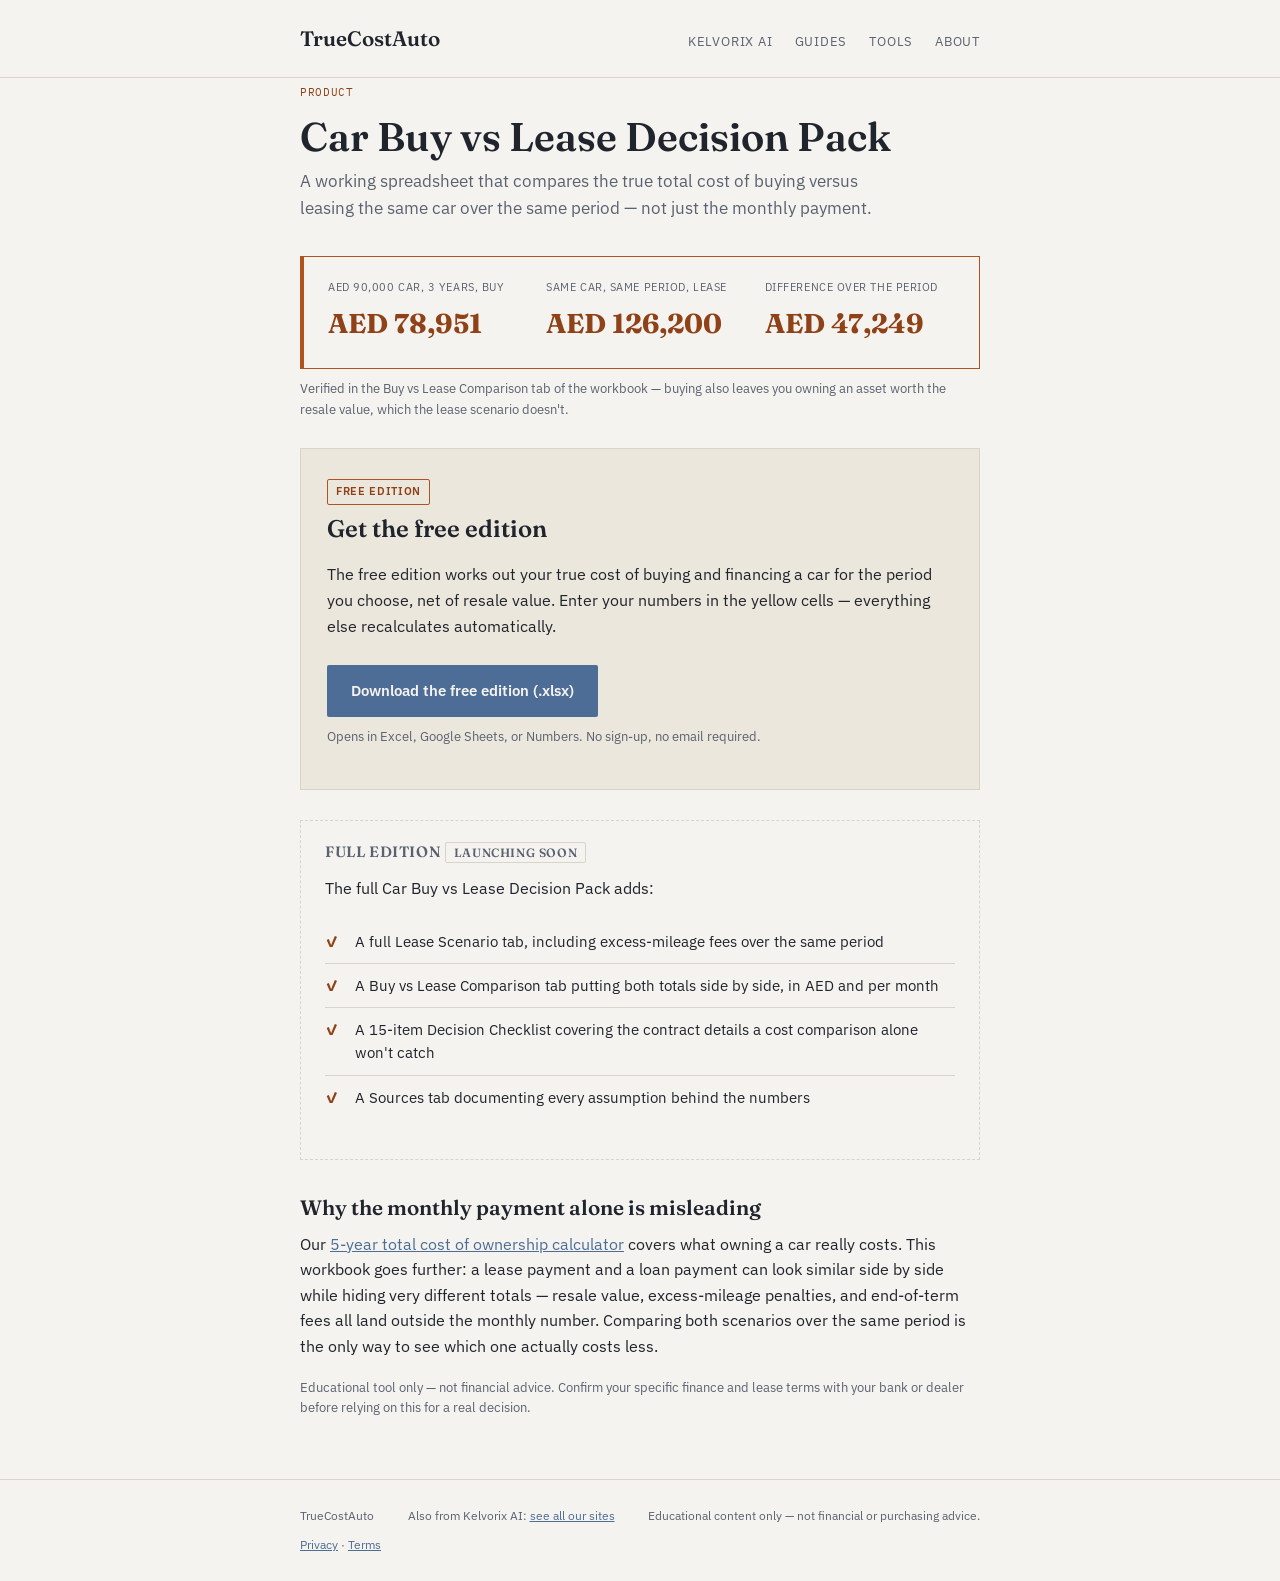
<file: tools/car-buy-vs-lease-decision-pack.html>
<!doctype html>
<html lang="en">
<head>
<script async src="https://pagead2.googlesyndication.com/pagead/js/adsbygoogle.js?client=ca-pub-6051499531677717" crossorigin="anonymous"></script>
<meta charset="utf-8">
<meta name="viewport" content="width=device-width, initial-scale=1">
<title>Car Buy vs Lease Decision Pack | TrueCostAuto</title>
<meta name="description" content="A free downloadable spreadsheet that compares the true total cost of buying versus leasing a car over the same period — not just the monthly payment.">
<link rel="canonical" href="https://kelvorixai.github.io/truecostauto/tools/car-buy-vs-lease-decision-pack.html">
<meta property="og:title" content="Car Buy vs Lease Decision Pack">
<meta property="og:description" content="Compare the true total cost of buying versus leasing a car over the same period.">
<meta property="og:type" content="website">
<link rel="preconnect" href="https://fonts.googleapis.com">
<link rel="preconnect" href="https://fonts.gstatic.com" crossorigin>
<link href="https://fonts.googleapis.com/css2?family=Fraunces:opsz,wght@9..144,500;9..144,600;9..144,700&family=IBM+Plex+Sans:wght@400;500;600&family=IBM+Plex+Mono:wght@400;500&display=swap" rel="stylesheet">
<link rel="stylesheet" href="../style.css">
<style>
  .product-box{ border:1px solid var(--line); padding:28px 26px; margin-top:28px; background:var(--paper-raised); }
  .product-box h2{ margin-top:0; }
  .feature-list{ list-style:none; padding:0; margin:18px 0; }
  .feature-list li{ padding:10px 0 10px 30px; position:relative; border-bottom:1px solid var(--line); font-size:14.5px; }
  .feature-list li:last-child{ border-bottom:none; }
  .feature-list li::before{ content:"✓"; position:absolute; left:0; color:var(--rust-strong); font-weight:700; }
  .download-btn{
    display:inline-block; font: inherit; font-size:15px; font-weight:600; background:var(--slate-soft); color:var(--paper);
    border:none; padding:14px 24px; border-radius:2px; cursor:pointer; text-decoration:none; margin-top:10px;
  }
  .download-btn:hover{ background:var(--slate); }
  .tag-free{ display:inline-block; font-size:11px; text-transform:uppercase; letter-spacing:.06em; font-weight:600; color:var(--rust-strong); border:1px solid var(--rust); border-radius:2px; padding:3px 8px; margin-bottom:10px; }
  .stat-box{
    margin-top:26px; padding:22px 24px; border:1px solid var(--rust); border-left:4px solid var(--rust);
    background:var(--paper); display:flex; gap:28px; flex-wrap:wrap;
  }
  .stat{ flex:1; min-width:160px; }
  .stat .label{ font-size:11px; text-transform:uppercase; letter-spacing:.05em; color:var(--ink-soft); margin-bottom:6px; }
  .stat .value{ font-family:"Fraunces", serif; font-size:1.7rem; font-weight:700; color:var(--rust-strong); font-variant-numeric:tabular-nums; }
  .full-edition{ margin-top:30px; padding:22px 24px; border:1px dashed var(--line); background:var(--paper); }
  .full-edition h3{ margin-top:0; font-size:15px; text-transform:uppercase; letter-spacing:.04em; color:var(--ink-soft); }
  .coming-soon{ font-size:12px; text-transform:uppercase; letter-spacing:.05em; color:var(--ink-soft); border:1px solid var(--line); border-radius:2px; padding:2px 8px; }
  .formula-note{ font-size:13px; color:var(--ink-soft); margin-top:10px; }
</style>
</head>
<body>

<header class="site">
  <div class="wrap">
    <a class="brand" href="../index.html">TrueCostAuto</a>
    <nav class="site">
      <a href="https://kelvorixai.github.io/">Kelvorix AI</a>
      <a href="../index.html">Guides</a>
      <a href="index.html">Tools</a>
      <a href="../about.html">About</a>
    </nav>
  </div>
</header>

<main class="wrap">
  <article class="post">
    <header class="meta">
      <span class="tag">Product</span>
      <h1>Car Buy vs Lease Decision Pack</h1>
      <p class="dek">A working spreadsheet that compares the true total cost of buying versus leasing the same car over the same period — not just the monthly payment.</p>
    </header>

    <div class="stat-box">
      <div class="stat">
        <div class="label">AED 90,000 car, 3 years, buy</div>
        <div class="value">AED 78,951</div>
      </div>
      <div class="stat">
        <div class="label">Same car, same period, lease</div>
        <div class="value">AED 126,200</div>
      </div>
      <div class="stat">
        <div class="label">Difference over the period</div>
        <div class="value">AED 47,249</div>
      </div>
    </div>
    <p class="formula-note">Verified in the Buy vs Lease Comparison tab of the workbook — buying also leaves you owning an asset worth the resale value, which the lease scenario doesn't.</p>

    <div class="product-box">
      <span class="tag-free">Free edition</span>
      <h2>Get the free edition</h2>
      <p>The free edition works out your true cost of buying and financing a car for the period you choose, net of resale value. Enter your numbers in the yellow cells — everything else recalculates automatically.</p>
      <a class="download-btn" href="[data-uri]" download="Car_Buy_vs_Lease_Pack_FREE.xlsx">Download the free edition (.xlsx)</a>
      <p class="formula-note">Opens in Excel, Google Sheets, or Numbers. No sign-up, no email required.</p>
    </div>

    <div class="full-edition">
      <h3>Full edition <span class="coming-soon">Launching soon</span></h3>
      <p>The full Car Buy vs Lease Decision Pack adds:</p>
      <ul class="feature-list">
        <li>A full Lease Scenario tab, including excess-mileage fees over the same period</li>
        <li>A Buy vs Lease Comparison tab putting both totals side by side, in AED and per month</li>
        <li>A 15-item Decision Checklist covering the contract details a cost comparison alone won't catch</li>
        <li>A Sources tab documenting every assumption behind the numbers</li>
      </ul>
    </div>

    <div class="content" style="margin-top:36px;">
      <h2>Why the monthly payment alone is misleading</h2>
      <p>Our <a href="5-year-total-cost-of-ownership-calculator.html">5-year total cost of ownership calculator</a> covers what owning a car really costs. This workbook goes further: a lease payment and a loan payment can look similar side by side while hiding very different totals — resale value, excess-mileage penalties, and end-of-term fees all land outside the monthly number. Comparing both scenarios over the same period is the only way to see which one actually costs less.</p>
      <p class="formula-note">Educational tool only — not financial advice. Confirm your specific finance and lease terms with your bank or dealer before relying on this for a real decision.</p>
    </div>
  </article>
</main>

<footer class="site">
  <div class="wrap">
    <span>TrueCostAuto</span>
    <span>Also from Kelvorix AI: <a href="https://kelvorixai.github.io/">see all our sites</a></span>
    <span>Educational content only — not financial or purchasing advice.</span>
    <span><a href="../privacy.html">Privacy</a> · <a href="../terms.html">Terms</a></span>
  </div>
</footer>

</body>
</html>
</file>
<file: style.css>
:root{
  --ink:#20242c;
  --ink-soft:#5a6270;
  --paper:#f5f3ef;
  --paper-raised:#ece7dd;
  --rust:#b1531f;
  --rust-strong:#8f4118;
  --slate:#3d5a80;
  --slate-soft:#4d6d96;
  --line:#d9d4c9;
  --line-soft:#e6e2d8;
}
@media (prefers-color-scheme: dark){
  :root{
    --ink:#e8e6e0;
    --ink-soft:#a8adb8;
    --paper:#14171d;
    --paper-raised:#1c212b;
    --rust:#e08a4f;
    --rust-strong:#f0a066;
    --slate:#7fa0d0;
    --slate-soft:#6f95c8;
    --line:#2c3038;
    --line-soft:#22262e;
  }
}
*{box-sizing:border-box;}
html{ text-size-adjust:100%; }
body{
  margin:0;
  background:var(--paper);
  color:var(--ink);
  font-family:"IBM Plex Sans", ui-sans-serif, system-ui, sans-serif;
  line-height:1.6;
}
a{ color:var(--slate-soft); }
h1,h2,h3{ font-family:"Fraunces", Georgia, serif; font-weight:600; text-wrap:balance; line-height:1.15; }
.wrap{ max-width:720px; margin:0 auto; padding:0 20px; }

header.site{ border-bottom:1px solid var(--line); padding-block:22px; }
header.site .wrap{ display:flex; align-items:baseline; justify-content:space-between; flex-wrap:wrap; gap:10px; }
.brand{ font-family:"Fraunces", serif; font-weight:600; font-size:1.3rem; text-decoration:none; color:var(--ink); }
nav.site a{ font-size:13px; text-transform:uppercase; letter-spacing:.06em; color:var(--ink-soft); text-decoration:none; margin-left:18px; }
nav.site a:hover{ color:var(--slate-soft); }

main{ padding-block:48px; }

.hero h1{ font-size:clamp(2rem,5vw,2.8rem); margin:0 0 14px; }
.hero p{ color:var(--ink-soft); max-width:58ch; font-size:1.05rem; margin:0; }

.post-list{ margin-top:44px; display:flex; flex-direction:column; }
.post-card{ padding-block:22px; border-top:1px solid var(--line-soft); display:flex; flex-direction:column; gap:6px; }
.post-card:first-child{ border-top:none; }
.post-card .tag{ font-family:"IBM Plex Mono", monospace; font-size:11px; text-transform:uppercase; letter-spacing:.06em; color:var(--rust-strong); }
.post-card a.title{ font-family:"Fraunces", serif; font-size:1.3rem; font-weight:600; color:var(--ink); text-decoration:none; }
.post-card a.title:hover{ color:var(--slate-soft); }
.post-card p{ margin:0; color:var(--ink-soft); font-size:14.5px; max-width:62ch; }

article.post header.meta{ margin-bottom:8px; }
article.post .tag{ font-family:"IBM Plex Mono", monospace; font-size:11px; text-transform:uppercase; letter-spacing:.06em; color:var(--rust-strong); }
article.post h1{ font-size:clamp(1.8rem,4.5vw,2.5rem); margin:10px 0 8px; }
article.post .dek{ color:var(--ink-soft); font-size:1.05rem; max-width:60ch; margin:0 0 34px; }
article.post .content{ max-width:68ch; font-size:16px; }
article.post .content h2{ font-size:1.3rem; margin:36px 0 12px; }
article.post .content p{ margin:0 0 18px; }
article.post .content ul,article.post .content ol{ margin:0 0 18px; padding-left:22px; }
article.post .content li{ margin-bottom:8px; }
article.post .content table{ width:100%; border-collapse:collapse; margin:0 0 24px; font-size:14.5px; }
article.post .content th{ text-align:left; font-size:11px; text-transform:uppercase; letter-spacing:.05em; color:var(--ink-soft); font-weight:500; padding:0 12px 8px 0; border-bottom:1px solid var(--line); }
article.post .content td{ padding:10px 12px 10px 0; border-bottom:1px solid var(--line-soft); vertical-align:top; }

.disclaimer{ margin-top:40px; padding:16px 18px; background:var(--paper-raised); border-left:3px solid var(--rust); font-size:13px; color:var(--ink-soft); }

footer.site{ border-top:1px solid var(--line); margin-top:60px; padding-block:26px; }
footer.site .wrap{ display:flex; justify-content:space-between; flex-wrap:wrap; gap:10px; font-size:12px; color:var(--ink-soft); }

@media (max-width:480px){
  nav.site a{ margin-left:12px; }
}
</file>
